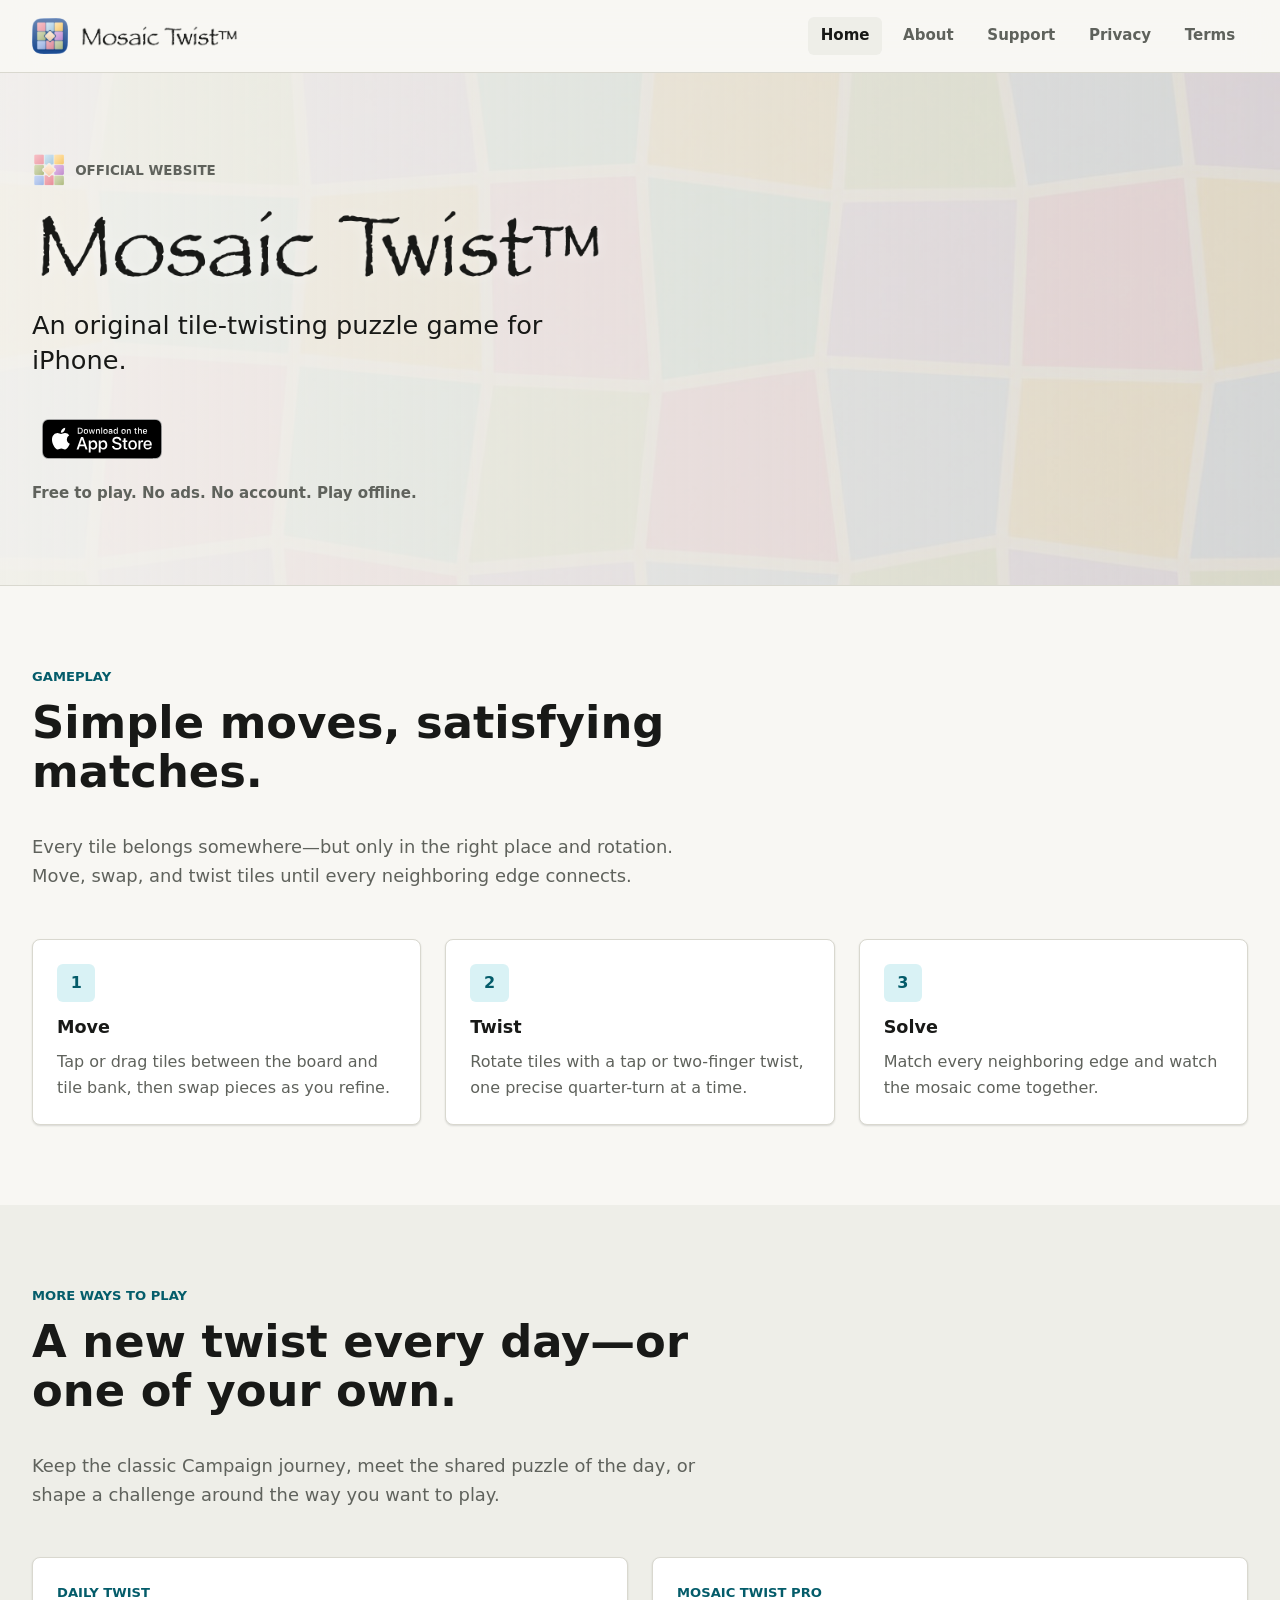
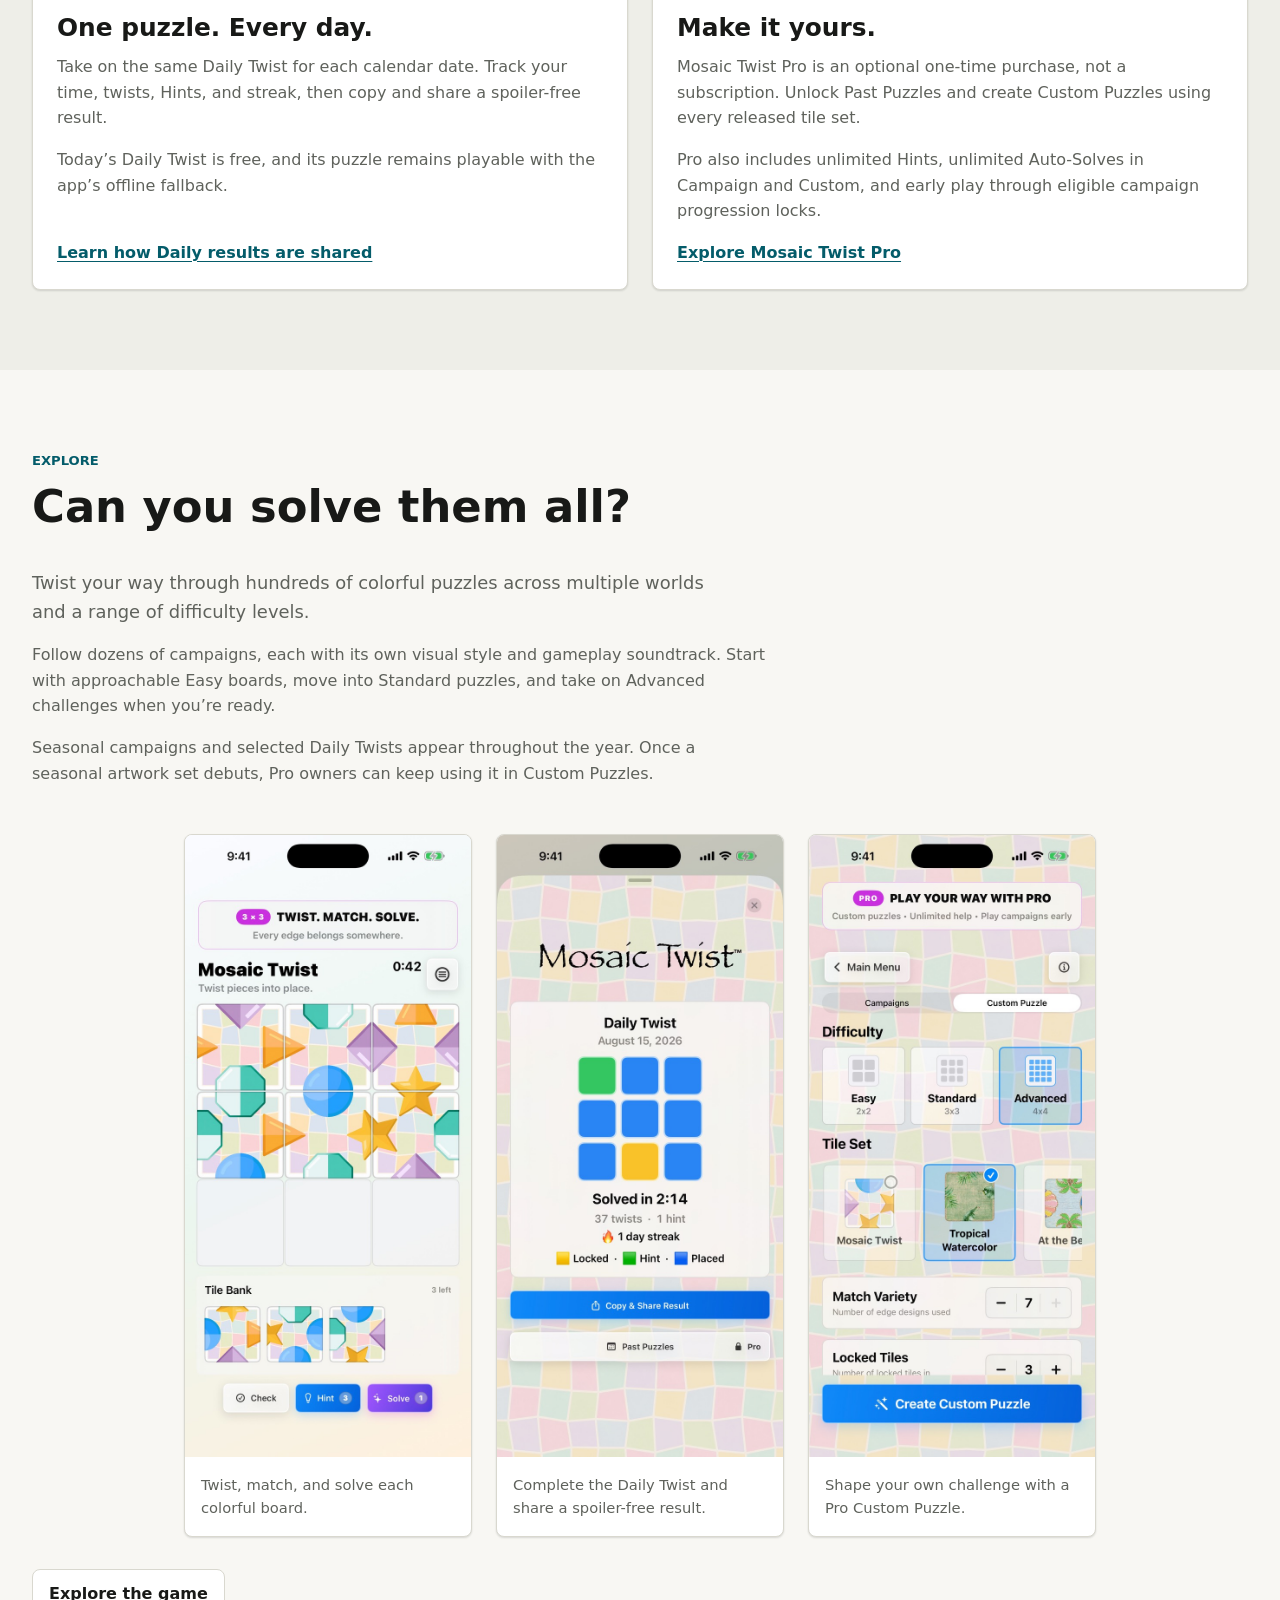
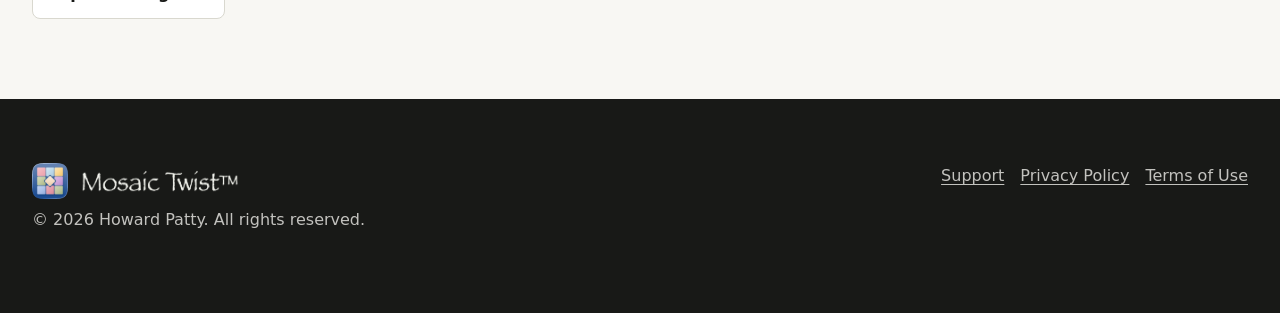
<file: index.html>
<!doctype html>
<html lang="en">
<head>
  <meta charset="utf-8">
  <meta name="viewport" content="width=device-width, initial-scale=1">
  <title>Mosaic Twist - Daily Tile-Twisting Puzzle Game for iPhone</title>
  <meta name="description" content="Twist through colorful campaigns and seasonal worlds, take on a shared Daily Twist, and create Custom Puzzles with the optional Mosaic Twist Pro upgrade.">
  <link rel="canonical" href="https://mosaictwist.com/">
  <meta property="og:type" content="website">
  <meta property="og:site_name" content="Mosaic Twist">
  <meta property="og:title" content="Mosaic Twist">
  <meta property="og:description" content="Colorful campaigns and seasonal worlds, one shared Daily Twist, and Custom Puzzles with Mosaic Twist Pro.">
  <meta property="og:url" content="https://mosaictwist.com/">
  <meta property="og:image" content="https://mosaictwist.com/assets/images/mosaic-twist-link-preview.png">
  <meta property="og:image:type" content="image/png">
  <meta property="og:image:width" content="1200">
  <meta property="og:image:height" content="630">
  <meta property="og:image:alt" content="Mosaic Twist — Twist Tiles. Match Edges.">
  <meta name="twitter:card" content="summary_large_image">
  <meta name="twitter:title" content="Mosaic Twist">
  <meta name="twitter:description" content="Colorful campaigns and seasonal worlds, one shared Daily Twist, and Custom Puzzles with Mosaic Twist Pro.">
  <meta name="twitter:image" content="https://mosaictwist.com/assets/images/mosaic-twist-link-preview.png">
  <meta name="twitter:image:alt" content="Mosaic Twist — Twist Tiles. Match Edges.">
  <meta name="theme-color" content="#f8f7f3" media="(prefers-color-scheme: light)">
  <meta name="theme-color" content="#101211" media="(prefers-color-scheme: dark)">
  <link rel="icon" href="/assets/icons/favicon-32.png" sizes="32x32" type="image/png">
  <link rel="icon" href="/assets/icons/favicon-16.png" sizes="16x16" type="image/png">
  <link rel="apple-touch-icon" href="/assets/icons/apple-touch-icon.png">
  <link rel="manifest" href="/site.webmanifest">
  <link rel="stylesheet" href="/css/variables.css">
  <link rel="stylesheet" href="/css/base.css">
  <link rel="stylesheet" href="/css/layout.css">
  <link rel="stylesheet" href="/css/components.css">
  <script type="application/ld+json">
  {
    "@context": "https://schema.org",
    "@type": "SoftwareApplication",
    "name": "Mosaic Twist",
    "applicationCategory": "GameApplication",
    "operatingSystem": "iOS",
    "softwareVersion": "2.0",
    "url": "https://mosaictwist.com/",
    "description": "An original tile-twisting puzzle game for iPhone with colorful campaigns and seasonal worlds, a shared Daily Twist, and optional Custom Puzzles.",
    "image": "https://mosaictwist.com/assets/images/mosaic-twist-link-preview.png",
    "downloadUrl": "https://apps.apple.com/us/app/mosaic-twist/id6787715051",
    "offers": {
      "@type": "Offer",
      "availability": "https://schema.org/InStock",
      "price": "0",
      "priceCurrency": "USD"
    }
  }
  </script>
</head>
<body>
  <a class="skip-link" href="#main">Skip to content</a>
  <div class="site-shell">
    <header class="site-header">
      <div class="container site-header__inner">
        <a class="brand" href="/" aria-label="Mosaic Twist home">
          <img class="brand__mark" src="/assets/icons/app-icon-192.png" width="36" height="36" alt="">
          <picture class="brand__wordmark-picture" aria-hidden="true">
            <source media="(prefers-color-scheme: dark)" srcset="/assets/brand/mosaic-twist-wordmark-light.png">
            <img class="brand__wordmark" src="/assets/brand/mosaic-twist-wordmark.png" width="1426" height="198" alt="">
          </picture>
        </a>
        <button class="nav-toggle" type="button" aria-expanded="false" aria-controls="site-nav" aria-label="Toggle navigation" data-nav-toggle>
          <span class="nav-toggle__icon" aria-hidden="true"></span>
        </button>
        <nav class="site-nav" id="site-nav" aria-label="Primary" data-site-nav>
          <a href="/" aria-current="page">Home</a>
          <a href="/about/">About</a>
          <a href="/support/">Support</a>
          <a href="/privacy/">Privacy</a>
          <a href="/terms/">Terms</a>
        </nav>
      </div>
    </header>

    <main id="main">
      <section class="hero" aria-labelledby="hero-title">
        <div class="container hero__inner">
          <div class="hero__copy">
            <p class="hero__eyebrow"><img src="/assets/images/mosaic-twist-logo.png" width="44" height="44" alt="">Official website</p>
            <h1 class="hero__title" id="hero-title">
              <picture>
                <source media="(prefers-color-scheme: dark)" srcset="/assets/brand/mosaic-twist-wordmark-light.png">
                <img class="hero__wordmark" src="/assets/brand/mosaic-twist-wordmark.png" width="1426" height="198" alt="Mosaic Twist™">
              </picture>
            </h1>
            <p class="hero__lead">An original tile-twisting puzzle game for iPhone.</p>
            <div class="hero__actions">
              <a class="app-store-badge" href="https://apps.apple.com/us/app/mosaic-twist/id6787715051" aria-label="Download Mosaic Twist on the App Store">
                <img src="/assets/brand/download-on-the-app-store.svg" width="120" height="40" alt="Download on the App Store">
              </a>
            </div>
            <p class="hero__proof">Free to play. No ads. No account. Play offline.</p>
          </div>
        </div>
      </section>

      <section class="section" aria-labelledby="play-title">
        <div class="container">
          <div class="section__header">
            <p class="section__eyebrow">Gameplay</p>
            <h2 id="play-title">Simple moves, satisfying matches.</h2>
            <p class="section__lead">Every tile belongs somewhere—but only in the right place and rotation. Move, swap, and twist tiles until every neighboring edge connects.</p>
          </div>
          <div class="grid grid--3">
            <article class="card">
              <span class="icon-token" aria-hidden="true">1</span>
              <h3>Move</h3>
              <p>Tap or drag tiles between the board and tile bank, then swap pieces as you refine.</p>
            </article>
            <article class="card">
              <span class="icon-token" aria-hidden="true">2</span>
              <h3>Twist</h3>
              <p>Rotate tiles with a tap or two-finger twist, one precise quarter-turn at a time.</p>
            </article>
            <article class="card">
              <span class="icon-token" aria-hidden="true">3</span>
              <h3>Solve</h3>
              <p>Match every neighboring edge and watch the mosaic come together.</p>
            </article>
          </div>
        </div>
      </section>

      <section class="section section--muted" aria-labelledby="ways-title">
        <div class="container">
          <div class="section__header">
            <p class="section__eyebrow">More ways to play</p>
            <h2 id="ways-title">A new twist every day—or one of your own.</h2>
            <p class="section__lead">Keep the classic Campaign journey, meet the shared puzzle of the day, or shape a challenge around the way you want to play.</p>
          </div>
          <div class="grid grid--2">
            <article class="card card--feature">
              <p class="section__eyebrow">Daily Twist</p>
              <h3>One puzzle. Every day.</h3>
              <p>Take on the same Daily Twist for each calendar date. Track your time, twists, Hints, and streak, then copy and share a spoiler-free result.</p>
              <p>Today’s Daily Twist is free, and its puzzle remains playable with the app’s offline fallback.</p>
              <a href="/support/#copy-share">Learn how Daily results are shared</a>
            </article>
            <article class="card card--feature">
              <p class="section__eyebrow">Mosaic Twist Pro</p>
              <h3>Make it yours.</h3>
              <p>Mosaic Twist Pro is an optional one-time purchase, not a subscription. Unlock Past Puzzles and create Custom Puzzles using every released tile set.</p>
              <p>Pro also includes unlimited Hints, unlimited Auto-Solves in Campaign and Custom, and early play through eligible campaign progression locks.</p>
              <a href="/about/#pro">Explore Mosaic Twist Pro</a>
            </article>
          </div>
        </div>
      </section>

      <section class="section" aria-labelledby="explore-title">
        <div class="container">
          <div class="section__header">
            <p class="section__eyebrow">Explore</p>
            <h2 id="explore-title">Can you solve them all?</h2>
            <p class="section__lead">Twist your way through hundreds of colorful puzzles across multiple worlds and a range of difficulty levels.</p>
            <p>Follow dozens of campaigns, each with its own visual style and gameplay soundtrack. Start with approachable Easy boards, move into Standard puzzles, and take on Advanced challenges when you’re ready.</p>
            <p>Seasonal campaigns and selected Daily Twists appear throughout the year. Once a seasonal artwork set debuts, Pro owners can keep using it in Custom Puzzles.</p>
          </div>
          <div class="screenshot-gallery">
            <figure class="screenshot-frame screenshot-frame--gameplay">
              <img src="/assets/screenshots/twist-match-solve.jpg" width="660" height="1434" loading="lazy" alt="A three-by-three Mosaic Twist puzzle with colorful shape tiles, three open board spaces, and Check, Hint, and Solve controls.">
              <figcaption>Twist, match, and solve each colorful board.</figcaption>
            </figure>
            <figure class="screenshot-frame screenshot-frame--gameplay">
              <img src="/assets/screenshots/daily-twist-result.jpg" width="660" height="1434" loading="lazy" alt="A completed Daily Twist result showing a spoiler-free color grid, solve time, twist and Hint counts, streak, Copy and Share Result, and Past Puzzles.">
              <figcaption>Complete the Daily Twist and share a spoiler-free result.</figcaption>
            </figure>
            <figure class="screenshot-frame screenshot-frame--gameplay">
              <img src="/assets/screenshots/pro-custom.jpg" width="660" height="1434" loading="lazy" alt="The Mosaic Twist Pro Custom Puzzle screen with difficulty, tile set, match variety, and locked-tile controls.">
              <figcaption>Shape your own challenge with a Pro Custom Puzzle.</figcaption>
            </figure>
          </div>
          <div class="button-row">
            <a class="button button--secondary" href="/about/">Explore the game</a>
          </div>
        </div>
      </section>
    </main>

    <footer class="site-footer">
      <div class="container site-footer__inner">
        <div>
          <a class="brand" href="/" aria-label="Mosaic Twist home">
            <img class="brand__mark" src="/assets/icons/app-icon-192.png" width="36" height="36" alt="">
            <img class="brand__wordmark brand__wordmark--light" src="/assets/brand/mosaic-twist-wordmark-light.png" width="1426" height="198" alt="Mosaic Twist™">
          </a>
          <p>&copy; <span data-current-year>2026</span> Howard Patty. All rights reserved.</p>
        </div>
        <nav class="site-footer__links" aria-label="Footer">
          <a href="/support/">Support</a>
          <a href="/privacy/">Privacy Policy</a>
          <a href="/terms/">Terms of Use</a>
        </nav>
      </div>
    </footer>
  </div>
  <script src="/js/site.js" defer></script>
  <!-- Cloudflare Web Analytics --><script type="module" src="https://static.cloudflareinsights.com/beacon.min.js" data-cf-beacon='{"token":"9354cd1b386b477caddaf74344cf8df6"}'></script><!-- End Cloudflare Web Analytics -->
</body>
</html>
</file>
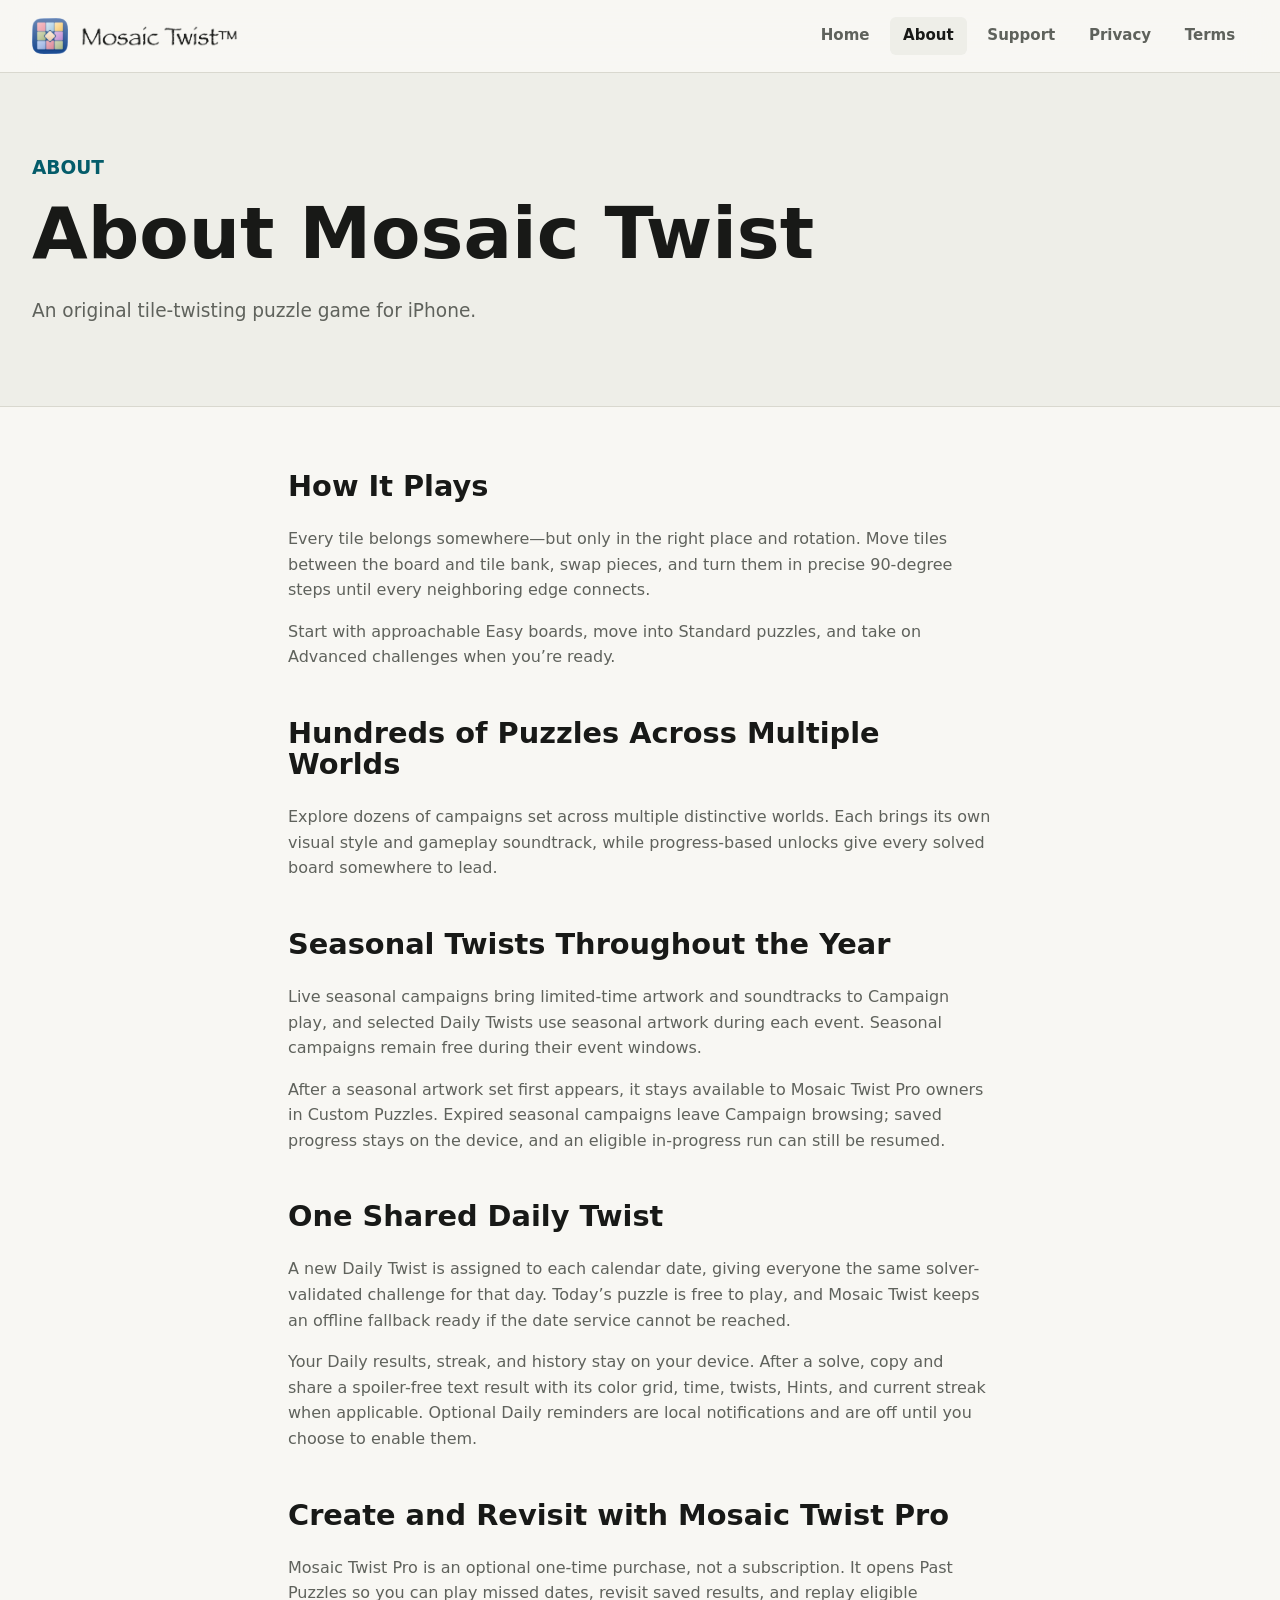
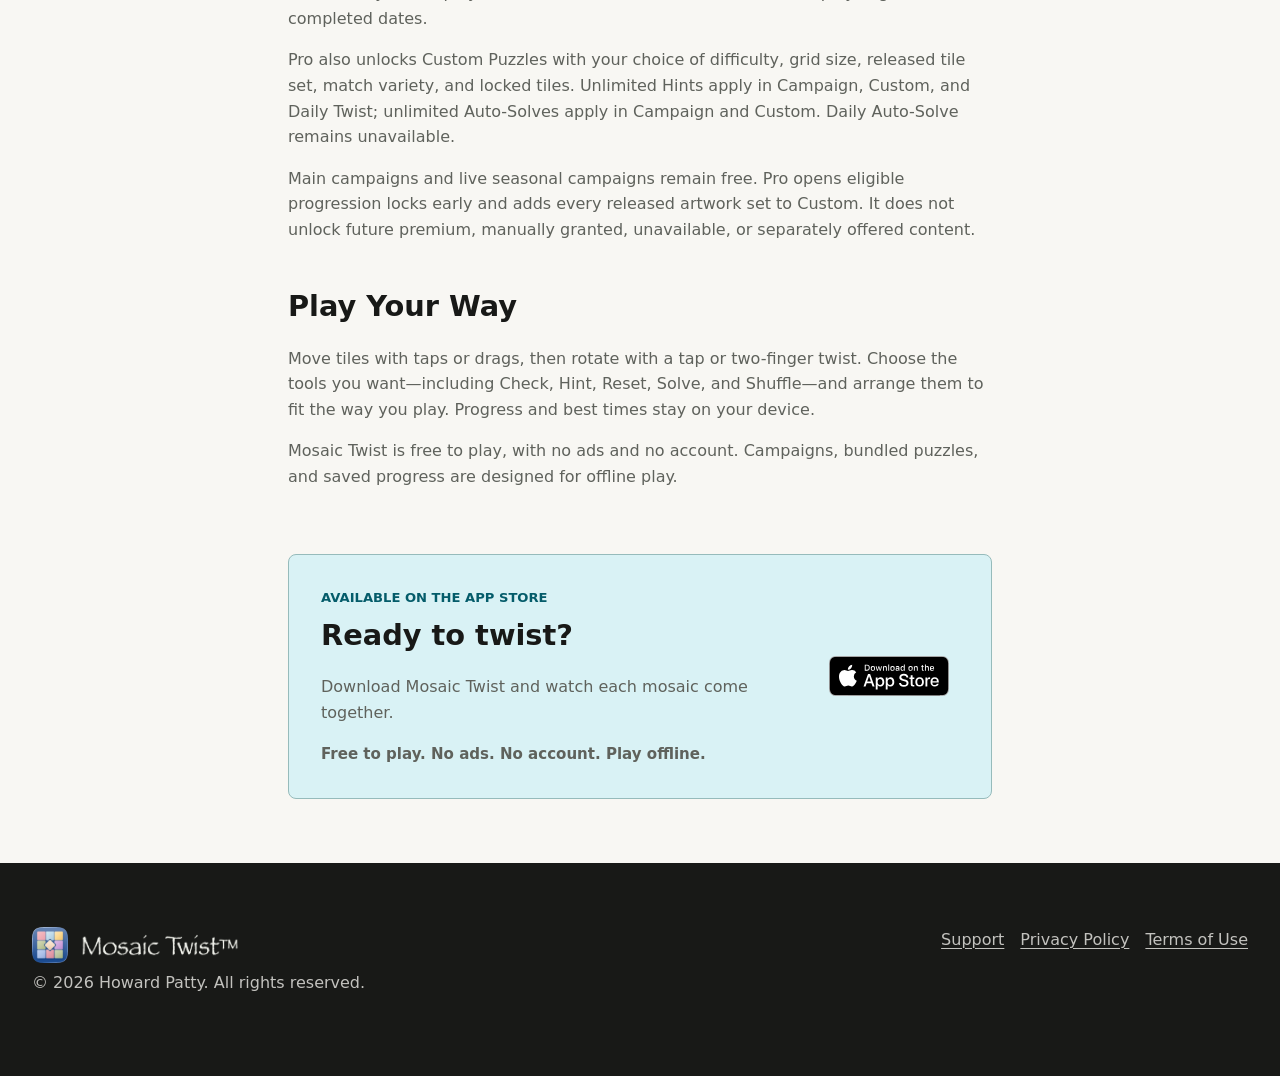
<file: about/index.html>
<!doctype html>
<html lang="en">
<head>
  <meta charset="utf-8">
  <meta name="viewport" content="width=device-width, initial-scale=1">
  <title>About Mosaic Twist - Daily, Campaign, and Custom Puzzles</title>
  <meta name="description" content="Discover Mosaic Twist Campaigns and seasonal worlds, the shared Daily Twist, and the optional one-time Mosaic Twist Pro upgrade with Custom Puzzles and Past Puzzles.">
  <link rel="canonical" href="https://mosaictwist.com/about/">
  <meta property="og:type" content="website">
  <meta property="og:site_name" content="Mosaic Twist">
  <meta property="og:title" content="About Mosaic Twist">
  <meta property="og:description" content="Campaigns and seasonal worlds, a shared Daily Twist, and Custom Puzzles in an original tile-twisting game for iPhone.">
  <meta property="og:url" content="https://mosaictwist.com/about/">
  <meta property="og:image" content="https://mosaictwist.com/assets/images/mosaic-twist-link-preview.png">
  <meta property="og:image:type" content="image/png">
  <meta property="og:image:width" content="1200">
  <meta property="og:image:height" content="630">
  <meta property="og:image:alt" content="Mosaic Twist — Twist Tiles. Match Edges.">
  <meta name="twitter:card" content="summary_large_image">
  <meta name="twitter:title" content="About Mosaic Twist">
  <meta name="twitter:description" content="Campaigns and seasonal worlds, a shared Daily Twist, and Custom Puzzles in an original tile-twisting game for iPhone.">
  <meta name="twitter:image" content="https://mosaictwist.com/assets/images/mosaic-twist-link-preview.png">
  <meta name="twitter:image:alt" content="Mosaic Twist — Twist Tiles. Match Edges.">
  <meta name="theme-color" content="#f8f7f3" media="(prefers-color-scheme: light)">
  <meta name="theme-color" content="#101211" media="(prefers-color-scheme: dark)">
  <link rel="icon" href="/assets/icons/favicon-32.png" sizes="32x32" type="image/png">
  <link rel="icon" href="/assets/icons/favicon-16.png" sizes="16x16" type="image/png">
  <link rel="apple-touch-icon" href="/assets/icons/apple-touch-icon.png">
  <link rel="manifest" href="/site.webmanifest">
  <link rel="stylesheet" href="/css/variables.css">
  <link rel="stylesheet" href="/css/base.css">
  <link rel="stylesheet" href="/css/layout.css">
  <link rel="stylesheet" href="/css/components.css">
  <script type="application/ld+json">
  {
    "@context": "https://schema.org",
    "@type": "AboutPage",
    "name": "About Mosaic Twist",
    "url": "https://mosaictwist.com/about/",
    "isPartOf": {
      "@type": "WebSite",
      "name": "Mosaic Twist",
      "url": "https://mosaictwist.com/"
    }
  }
  </script>
</head>
<body>
  <a class="skip-link" href="#main">Skip to content</a>
  <div class="site-shell">
    <header class="site-header">
      <div class="container site-header__inner">
        <a class="brand" href="/" aria-label="Mosaic Twist home">
          <img class="brand__mark" src="/assets/icons/app-icon-192.png" width="36" height="36" alt="">
          <picture class="brand__wordmark-picture" aria-hidden="true">
            <source media="(prefers-color-scheme: dark)" srcset="/assets/brand/mosaic-twist-wordmark-light.png">
            <img class="brand__wordmark" src="/assets/brand/mosaic-twist-wordmark.png" width="1426" height="198" alt="">
          </picture>
        </a>
        <button class="nav-toggle" type="button" aria-expanded="false" aria-controls="site-nav" aria-label="Toggle navigation" data-nav-toggle>
          <span class="nav-toggle__icon" aria-hidden="true"></span>
        </button>
        <nav class="site-nav" id="site-nav" aria-label="Primary" data-site-nav>
          <a href="/">Home</a>
          <a href="/about/" aria-current="page">About</a>
          <a href="/support/">Support</a>
          <a href="/privacy/">Privacy</a>
          <a href="/terms/">Terms</a>
        </nav>
      </div>
    </header>

    <main id="main">
      <section class="page-hero">
        <div class="container">
          <p class="section__eyebrow">About</p>
          <h1>About Mosaic Twist</h1>
          <p>An original tile-twisting puzzle game for iPhone.</p>
        </div>
      </section>

      <section class="content-flow">
        <div class="container container--narrow">
          <h2>How It Plays</h2>
          <p>Every tile belongs somewhere—but only in the right place and rotation. Move tiles between the board and tile bank, swap pieces, and turn them in precise 90-degree steps until every neighboring edge connects.</p>
          <p>Start with approachable Easy boards, move into Standard puzzles, and take on Advanced challenges when you’re ready.</p>

          <h2>Hundreds of Puzzles Across Multiple Worlds</h2>
          <p>Explore dozens of campaigns set across multiple distinctive worlds. Each brings its own visual style and gameplay soundtrack, while progress-based unlocks give every solved board somewhere to lead.</p>

          <h2 id="seasonal">Seasonal Twists Throughout the Year</h2>
          <p>Live seasonal campaigns bring limited-time artwork and soundtracks to Campaign play, and selected Daily Twists use seasonal artwork during each event. Seasonal campaigns remain free during their event windows.</p>
          <p>After a seasonal artwork set first appears, it stays available to Mosaic Twist Pro owners in Custom Puzzles. Expired seasonal campaigns leave Campaign browsing; saved progress stays on the device, and an eligible in-progress run can still be resumed.</p>

          <h2>One Shared Daily Twist</h2>
          <p>A new Daily Twist is assigned to each calendar date, giving everyone the same solver-validated challenge for that day. Today’s puzzle is free to play, and Mosaic Twist keeps an offline fallback ready if the date service cannot be reached.</p>
          <p>Your Daily results, streak, and history stay on your device. After a solve, copy and share a spoiler-free text result with its color grid, time, twists, Hints, and current streak when applicable. Optional Daily reminders are local notifications and are off until you choose to enable them.</p>

          <h2 id="pro">Create and Revisit with Mosaic Twist Pro</h2>
          <p>Mosaic Twist Pro is an optional one-time purchase, not a subscription. It opens Past Puzzles so you can play missed dates, revisit saved results, and replay eligible completed dates.</p>
          <p>Pro also unlocks Custom Puzzles with your choice of difficulty, grid size, released tile set, match variety, and locked tiles. Unlimited Hints apply in Campaign, Custom, and Daily Twist; unlimited Auto-Solves apply in Campaign and Custom. Daily Auto-Solve remains unavailable.</p>
          <p>Main campaigns and live seasonal campaigns remain free. Pro opens eligible progression locks early and adds every released artwork set to Custom. It does not unlock future premium, manually granted, unavailable, or separately offered content.</p>

          <h2>Play Your Way</h2>
          <p>Move tiles with taps or drags, then rotate with a tap or two-finger twist. Choose the tools you want—including Check, Hint, Reset, Solve, and Shuffle—and arrange them to fit the way you play. Progress and best times stay on your device.</p>
          <p>Mosaic Twist is free to play, with no ads and no account. Campaigns, bundled puzzles, and saved progress are designed for offline play.</p>

          <aside class="download-callout" aria-labelledby="download-title">
            <div>
              <p class="section__eyebrow">Available on the App Store</p>
              <h2 id="download-title">Ready to twist?</h2>
              <p>Download Mosaic Twist and watch each mosaic come together.</p>
              <p class="download-callout__note">Free to play. No ads. No account. Play offline.</p>
            </div>
            <a class="app-store-badge" href="https://apps.apple.com/us/app/mosaic-twist/id6787715051" aria-label="Download Mosaic Twist on the App Store">
              <img src="/assets/brand/download-on-the-app-store.svg" width="120" height="40" alt="Download on the App Store">
            </a>
          </aside>
        </div>
      </section>
    </main>

    <footer class="site-footer">
      <div class="container site-footer__inner">
        <div>
          <a class="brand" href="/" aria-label="Mosaic Twist home">
            <img class="brand__mark" src="/assets/icons/app-icon-192.png" width="36" height="36" alt="">
            <img class="brand__wordmark brand__wordmark--light" src="/assets/brand/mosaic-twist-wordmark-light.png" width="1426" height="198" alt="Mosaic Twist™">
          </a>
          <p>&copy; <span data-current-year>2026</span> Howard Patty. All rights reserved.</p>
        </div>
        <nav class="site-footer__links" aria-label="Footer">
          <a href="/support/">Support</a>
          <a href="/privacy/">Privacy Policy</a>
          <a href="/terms/">Terms of Use</a>
        </nav>
      </div>
    </footer>
  </div>
  <script src="/js/site.js" defer></script>
  <!-- Cloudflare Web Analytics --><script type="module" src="https://static.cloudflareinsights.com/beacon.min.js" data-cf-beacon='{"token":"9354cd1b386b477caddaf74344cf8df6"}'></script><!-- End Cloudflare Web Analytics -->
</body>
</html>
</file>
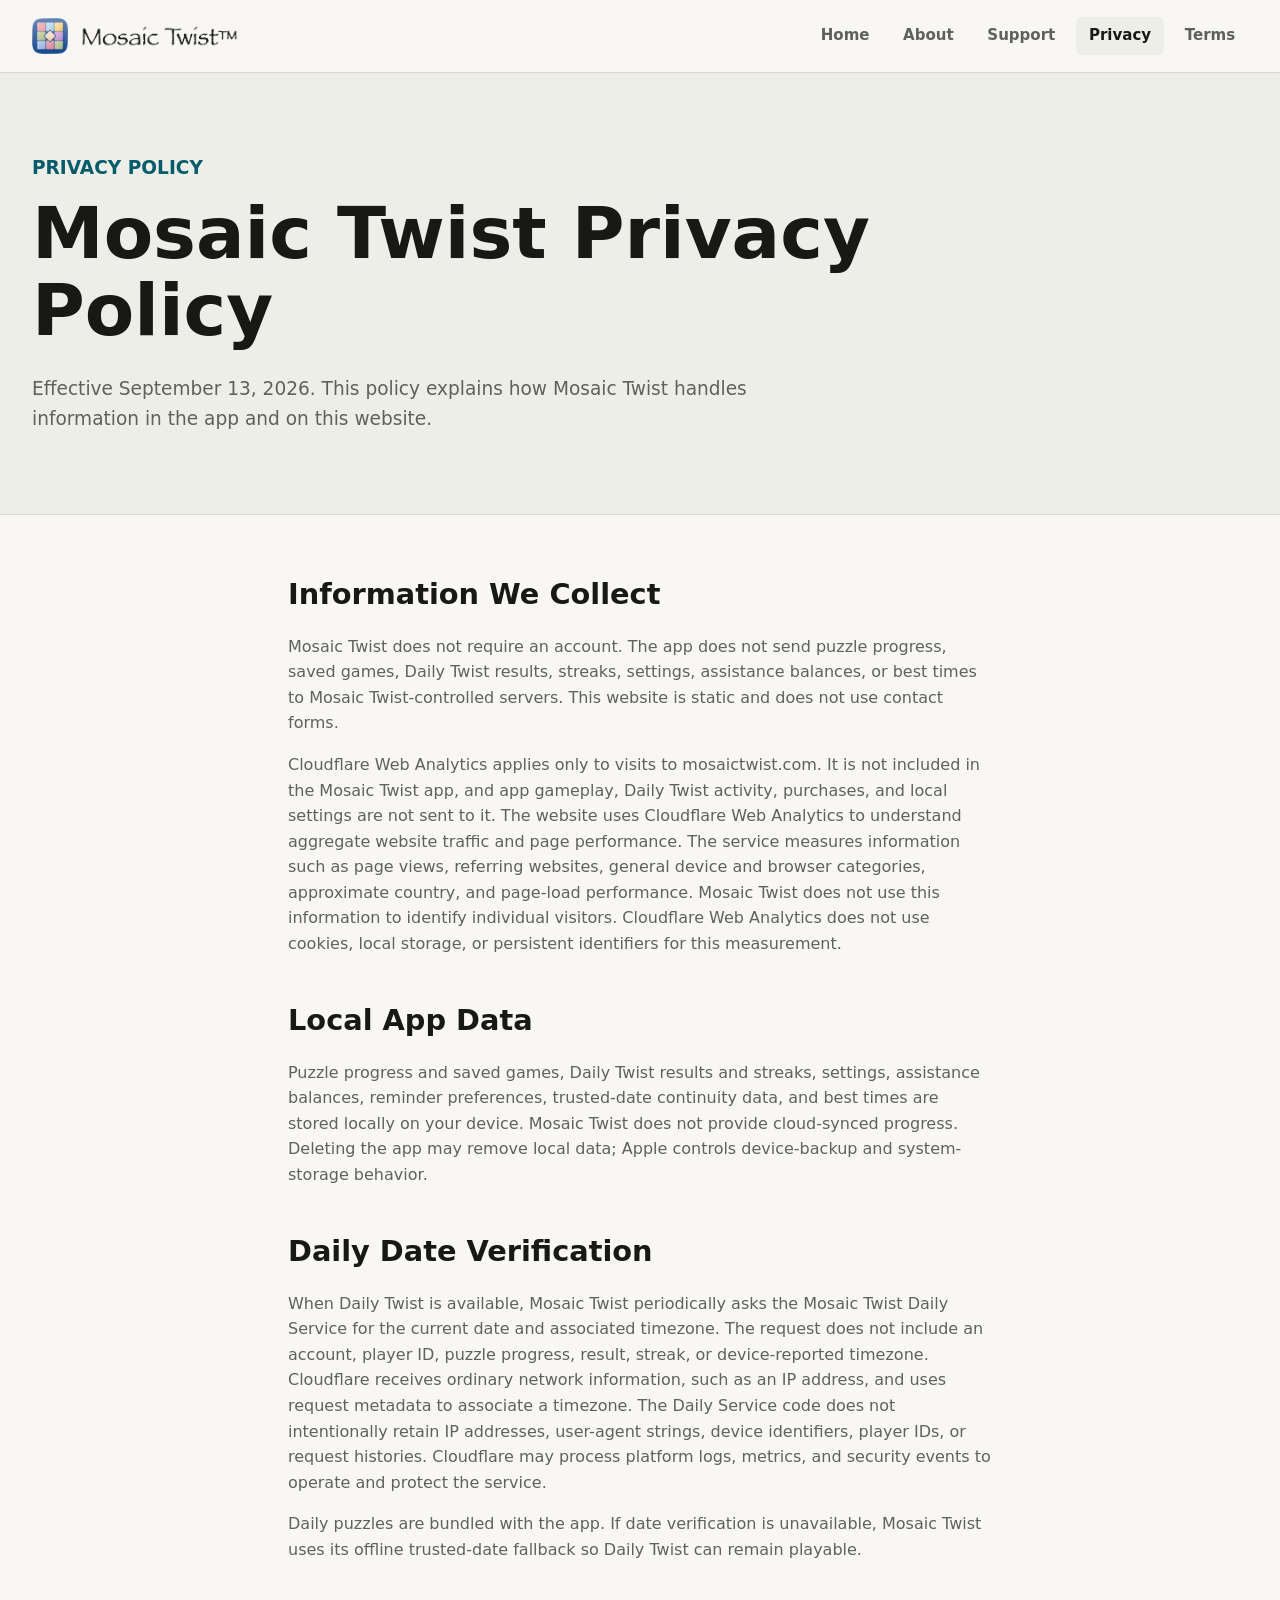
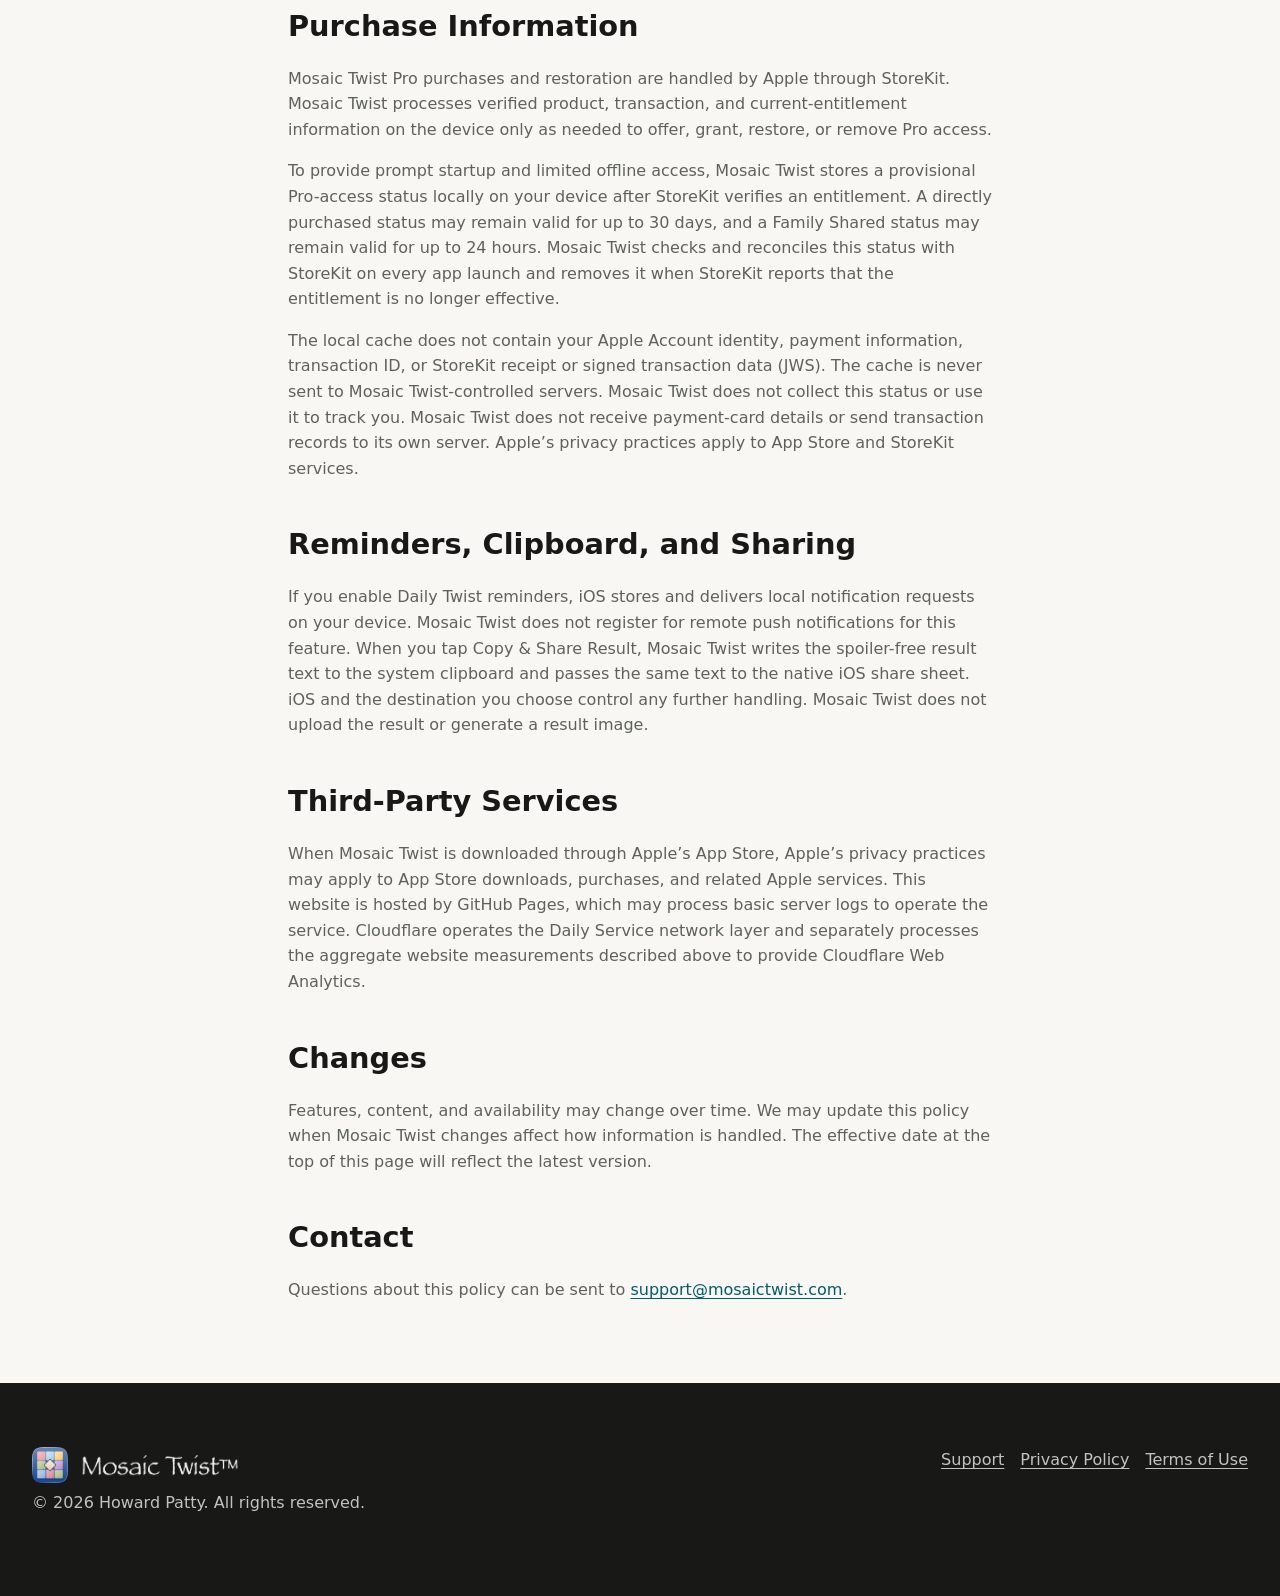
<file: privacy/index.html>
<!doctype html>
<html lang="en">
<head>
  <meta charset="utf-8">
  <meta name="viewport" content="width=device-width, initial-scale=1">
  <title>Mosaic Twist Privacy Policy</title>
  <meta name="description" content="Learn how Mosaic Twist handles information in the app and on this website.">
  <link rel="canonical" href="https://mosaictwist.com/privacy/">
  <meta property="og:type" content="website">
  <meta property="og:site_name" content="Mosaic Twist">
  <meta property="og:title" content="Mosaic Twist Privacy Policy">
  <meta property="og:description" content="Learn how Mosaic Twist handles information in the app and on this website.">
  <meta property="og:url" content="https://mosaictwist.com/privacy/">
  <meta property="og:image" content="https://mosaictwist.com/assets/images/mosaic-twist-link-preview.png">
  <meta property="og:image:type" content="image/png">
  <meta property="og:image:width" content="1200">
  <meta property="og:image:height" content="630">
  <meta property="og:image:alt" content="Mosaic Twist — Twist Tiles. Match Edges.">
  <meta name="twitter:card" content="summary_large_image">
  <meta name="twitter:title" content="Mosaic Twist Privacy Policy">
  <meta name="twitter:description" content="Learn how Mosaic Twist handles information in the app and on this website.">
  <meta name="twitter:image" content="https://mosaictwist.com/assets/images/mosaic-twist-link-preview.png">
  <meta name="twitter:image:alt" content="Mosaic Twist — Twist Tiles. Match Edges.">
  <meta name="theme-color" content="#f8f7f3" media="(prefers-color-scheme: light)">
  <meta name="theme-color" content="#101211" media="(prefers-color-scheme: dark)">
  <link rel="icon" href="/assets/icons/favicon-32.png" sizes="32x32" type="image/png">
  <link rel="icon" href="/assets/icons/favicon-16.png" sizes="16x16" type="image/png">
  <link rel="apple-touch-icon" href="/assets/icons/apple-touch-icon.png">
  <link rel="manifest" href="/site.webmanifest">
  <link rel="stylesheet" href="/css/variables.css">
  <link rel="stylesheet" href="/css/base.css">
  <link rel="stylesheet" href="/css/layout.css">
  <link rel="stylesheet" href="/css/components.css">
  <script type="application/ld+json">
  {
    "@context": "https://schema.org",
    "@type": "WebPage",
    "name": "Mosaic Twist Privacy Policy",
    "url": "https://mosaictwist.com/privacy/",
    "dateModified": "2026-09-13",
    "isPartOf": {
      "@type": "WebSite",
      "name": "Mosaic Twist",
      "url": "https://mosaictwist.com/"
    }
  }
  </script>
</head>
<body>
  <a class="skip-link" href="#main">Skip to content</a>
  <div class="site-shell">
    <header class="site-header">
      <div class="container site-header__inner">
        <a class="brand" href="/" aria-label="Mosaic Twist home">
          <img class="brand__mark" src="/assets/icons/app-icon-192.png" width="36" height="36" alt="">
          <picture class="brand__wordmark-picture" aria-hidden="true">
            <source media="(prefers-color-scheme: dark)" srcset="/assets/brand/mosaic-twist-wordmark-light.png">
            <img class="brand__wordmark" src="/assets/brand/mosaic-twist-wordmark.png" width="1426" height="198" alt="">
          </picture>
        </a>
        <button class="nav-toggle" type="button" aria-expanded="false" aria-controls="site-nav" aria-label="Toggle navigation" data-nav-toggle>
          <span class="nav-toggle__icon" aria-hidden="true"></span>
        </button>
        <nav class="site-nav" id="site-nav" aria-label="Primary" data-site-nav>
          <a href="/">Home</a>
          <a href="/about/">About</a>
          <a href="/support/">Support</a>
          <a href="/privacy/" aria-current="page">Privacy</a>
          <a href="/terms/">Terms</a>
        </nav>
      </div>
    </header>

    <main id="main">
      <section class="page-hero">
        <div class="container">
          <p class="section__eyebrow">Privacy Policy</p>
          <h1>Mosaic Twist Privacy Policy</h1>
          <p>Effective September 13, 2026. This policy explains how Mosaic Twist handles information in the app and on this website.</p>
        </div>
      </section>

      <section class="content-flow">
        <div class="container container--narrow">
          <h2>Information We Collect</h2>
          <p>Mosaic Twist does not require an account. The app does not send puzzle progress, saved games, Daily Twist results, streaks, settings, assistance balances, or best times to Mosaic Twist-controlled servers. This website is static and does not use contact forms.</p>
          <p>Cloudflare Web Analytics applies only to visits to mosaictwist.com. It is not included in the Mosaic Twist app, and app gameplay, Daily Twist activity, purchases, and local settings are not sent to it. The website uses Cloudflare Web Analytics to understand aggregate website traffic and page performance. The service measures information such as page views, referring websites, general device and browser categories, approximate country, and page-load performance. Mosaic Twist does not use this information to identify individual visitors. Cloudflare Web Analytics does not use cookies, local storage, or persistent identifiers for this measurement.</p>

          <h2>Local App Data</h2>
          <p>Puzzle progress and saved games, Daily Twist results and streaks, settings, assistance balances, reminder preferences, trusted-date continuity data, and best times are stored locally on your device. Mosaic Twist does not provide cloud-synced progress. Deleting the app may remove local data; Apple controls device-backup and system-storage behavior.</p>

          <h2>Daily Date Verification</h2>
          <p>When Daily Twist is available, Mosaic Twist periodically asks the Mosaic Twist Daily Service for the current date and associated timezone. The request does not include an account, player ID, puzzle progress, result, streak, or device-reported timezone. Cloudflare receives ordinary network information, such as an IP address, and uses request metadata to associate a timezone. The Daily Service code does not intentionally retain IP addresses, user-agent strings, device identifiers, player IDs, or request histories. Cloudflare may process platform logs, metrics, and security events to operate and protect the service.</p>
          <p>Daily puzzles are bundled with the app. If date verification is unavailable, Mosaic Twist uses its offline trusted-date fallback so Daily Twist can remain playable.</p>

          <h2>Purchase Information</h2>
          <p>Mosaic Twist Pro purchases and restoration are handled by Apple through StoreKit. Mosaic Twist processes verified product, transaction, and current-entitlement information on the device only as needed to offer, grant, restore, or remove Pro access.</p>
          <p>To provide prompt startup and limited offline access, Mosaic Twist stores a provisional Pro-access status locally on your device after StoreKit verifies an entitlement. A directly purchased status may remain valid for up to 30 days, and a Family Shared status may remain valid for up to 24 hours. Mosaic Twist checks and reconciles this status with StoreKit on every app launch and removes it when StoreKit reports that the entitlement is no longer effective.</p>
          <p>The local cache does not contain your Apple Account identity, payment information, transaction ID, or StoreKit receipt or signed transaction data (JWS). The cache is never sent to Mosaic Twist-controlled servers. Mosaic Twist does not collect this status or use it to track you. Mosaic Twist does not receive payment-card details or send transaction records to its own server. Apple’s privacy practices apply to App Store and StoreKit services.</p>

          <h2>Reminders, Clipboard, and Sharing</h2>
          <p>If you enable Daily Twist reminders, iOS stores and delivers local notification requests on your device. Mosaic Twist does not register for remote push notifications for this feature. When you tap Copy &amp; Share Result, Mosaic Twist writes the spoiler-free result text to the system clipboard and passes the same text to the native iOS share sheet. iOS and the destination you choose control any further handling. Mosaic Twist does not upload the result or generate a result image.</p>

          <h2>Third-Party Services</h2>
          <p>When Mosaic Twist is downloaded through Apple’s App Store, Apple’s privacy practices may apply to App Store downloads, purchases, and related Apple services. This website is hosted by GitHub Pages, which may process basic server logs to operate the service. Cloudflare operates the Daily Service network layer and separately processes the aggregate website measurements described above to provide Cloudflare Web Analytics.</p>

          <h2>Changes</h2>
          <p>Features, content, and availability may change over time. We may update this policy when Mosaic Twist changes affect how information is handled. The effective date at the top of this page will reflect the latest version.</p>

          <h2>Contact</h2>
          <p>Questions about this policy can be sent to <a href="mailto:support@mosaictwist.com">support@mosaictwist.com</a>.</p>
        </div>
      </section>
    </main>

    <footer class="site-footer">
      <div class="container site-footer__inner">
        <div>
          <a class="brand" href="/" aria-label="Mosaic Twist home">
            <img class="brand__mark" src="/assets/icons/app-icon-192.png" width="36" height="36" alt="">
            <img class="brand__wordmark brand__wordmark--light" src="/assets/brand/mosaic-twist-wordmark-light.png" width="1426" height="198" alt="Mosaic Twist™">
          </a>
          <p>&copy; <span data-current-year>2026</span> Howard Patty. All rights reserved.</p>
        </div>
        <nav class="site-footer__links" aria-label="Footer">
          <a href="/support/">Support</a>
          <a href="/privacy/">Privacy Policy</a>
          <a href="/terms/">Terms of Use</a>
        </nav>
      </div>
    </footer>
  </div>
  <script src="/js/site.js" defer></script>
  <!-- Cloudflare Web Analytics --><script type="module" src="https://static.cloudflareinsights.com/beacon.min.js" data-cf-beacon='{"token":"9354cd1b386b477caddaf74344cf8df6"}'></script><!-- End Cloudflare Web Analytics -->
</body>
</html>
</file>
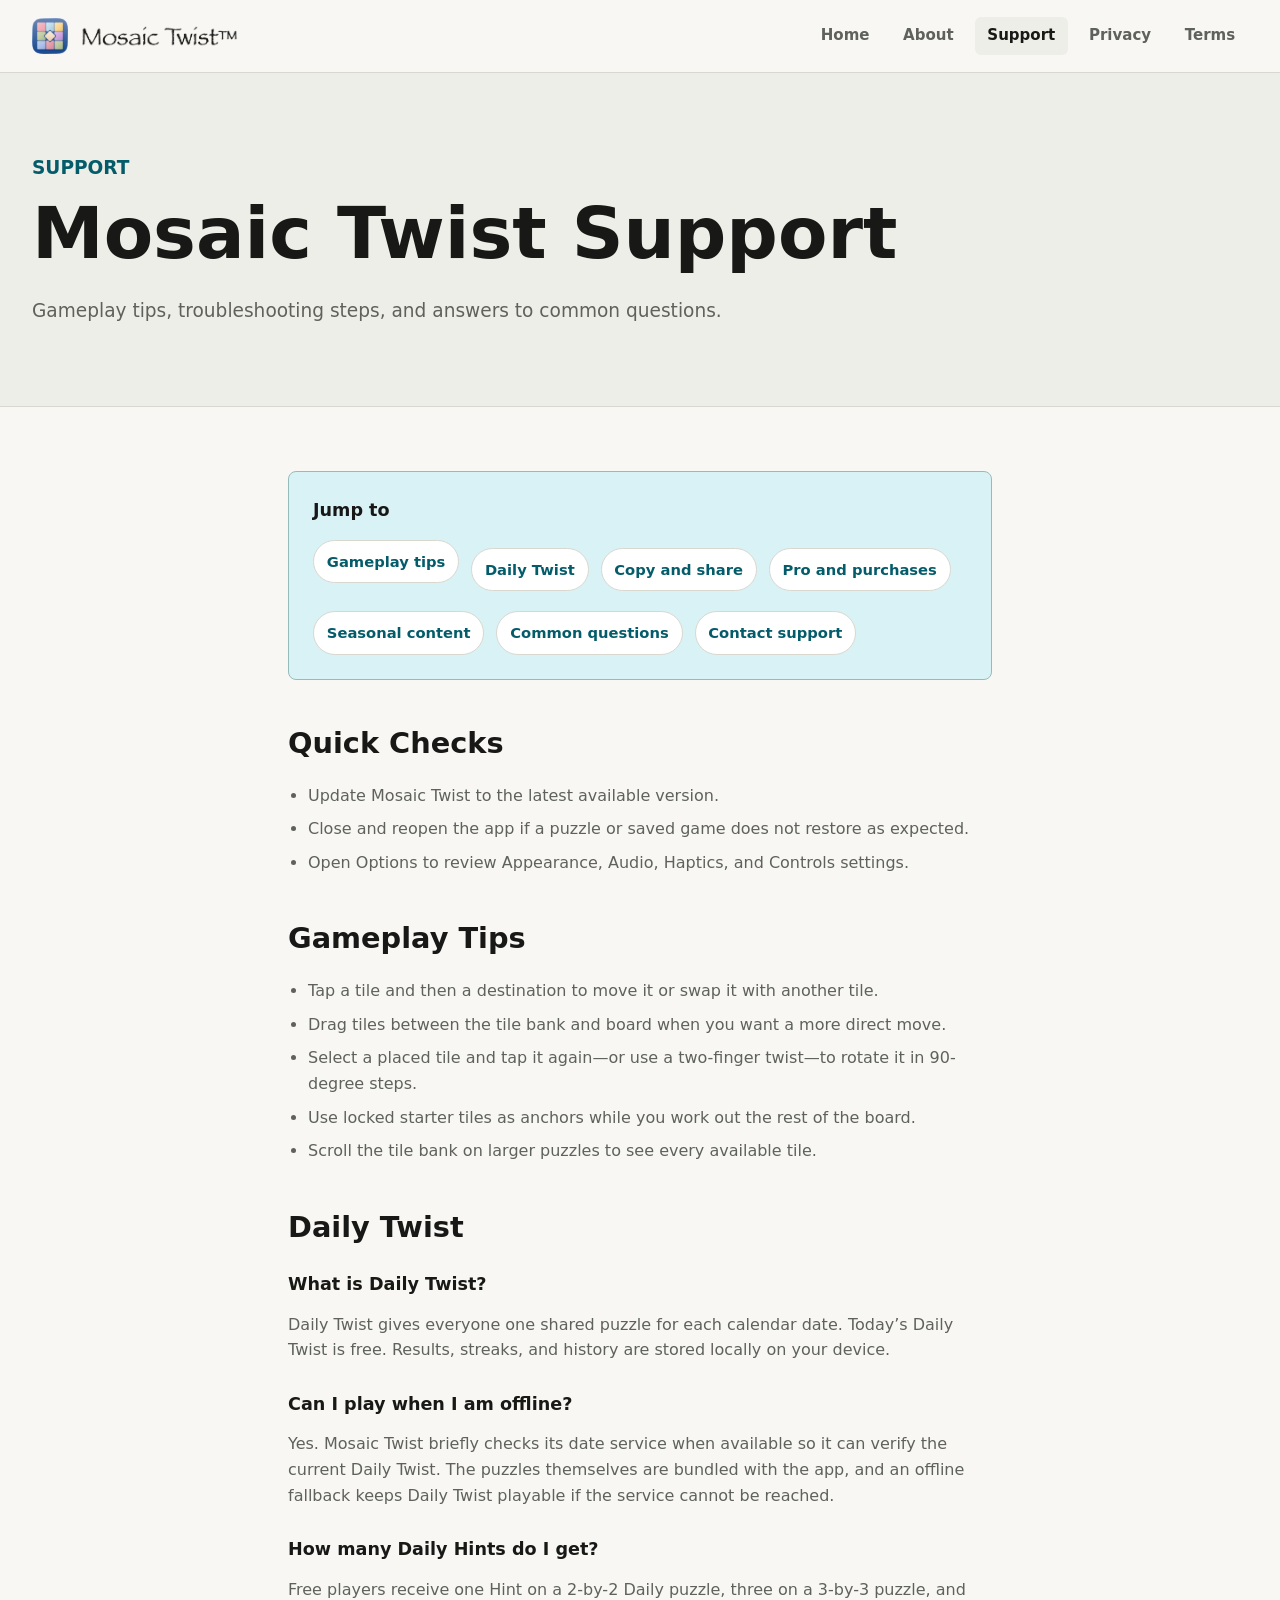
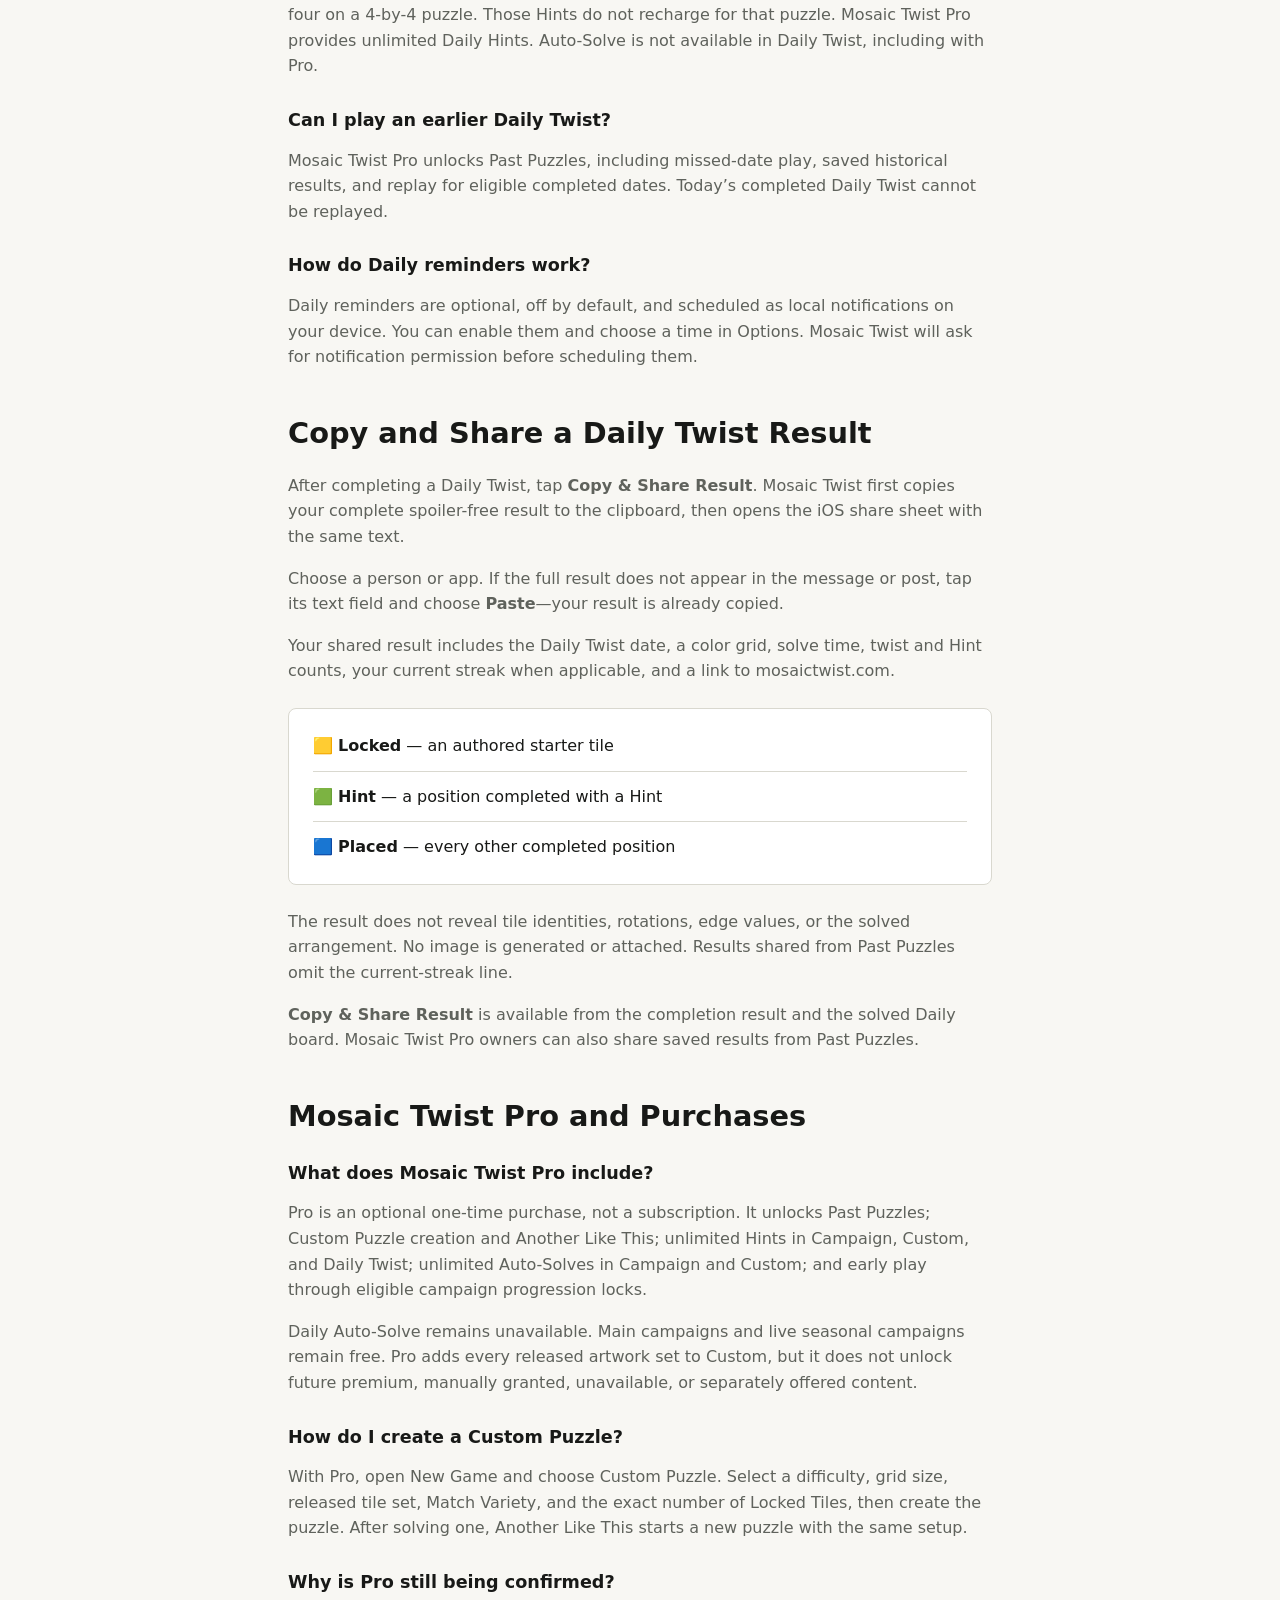
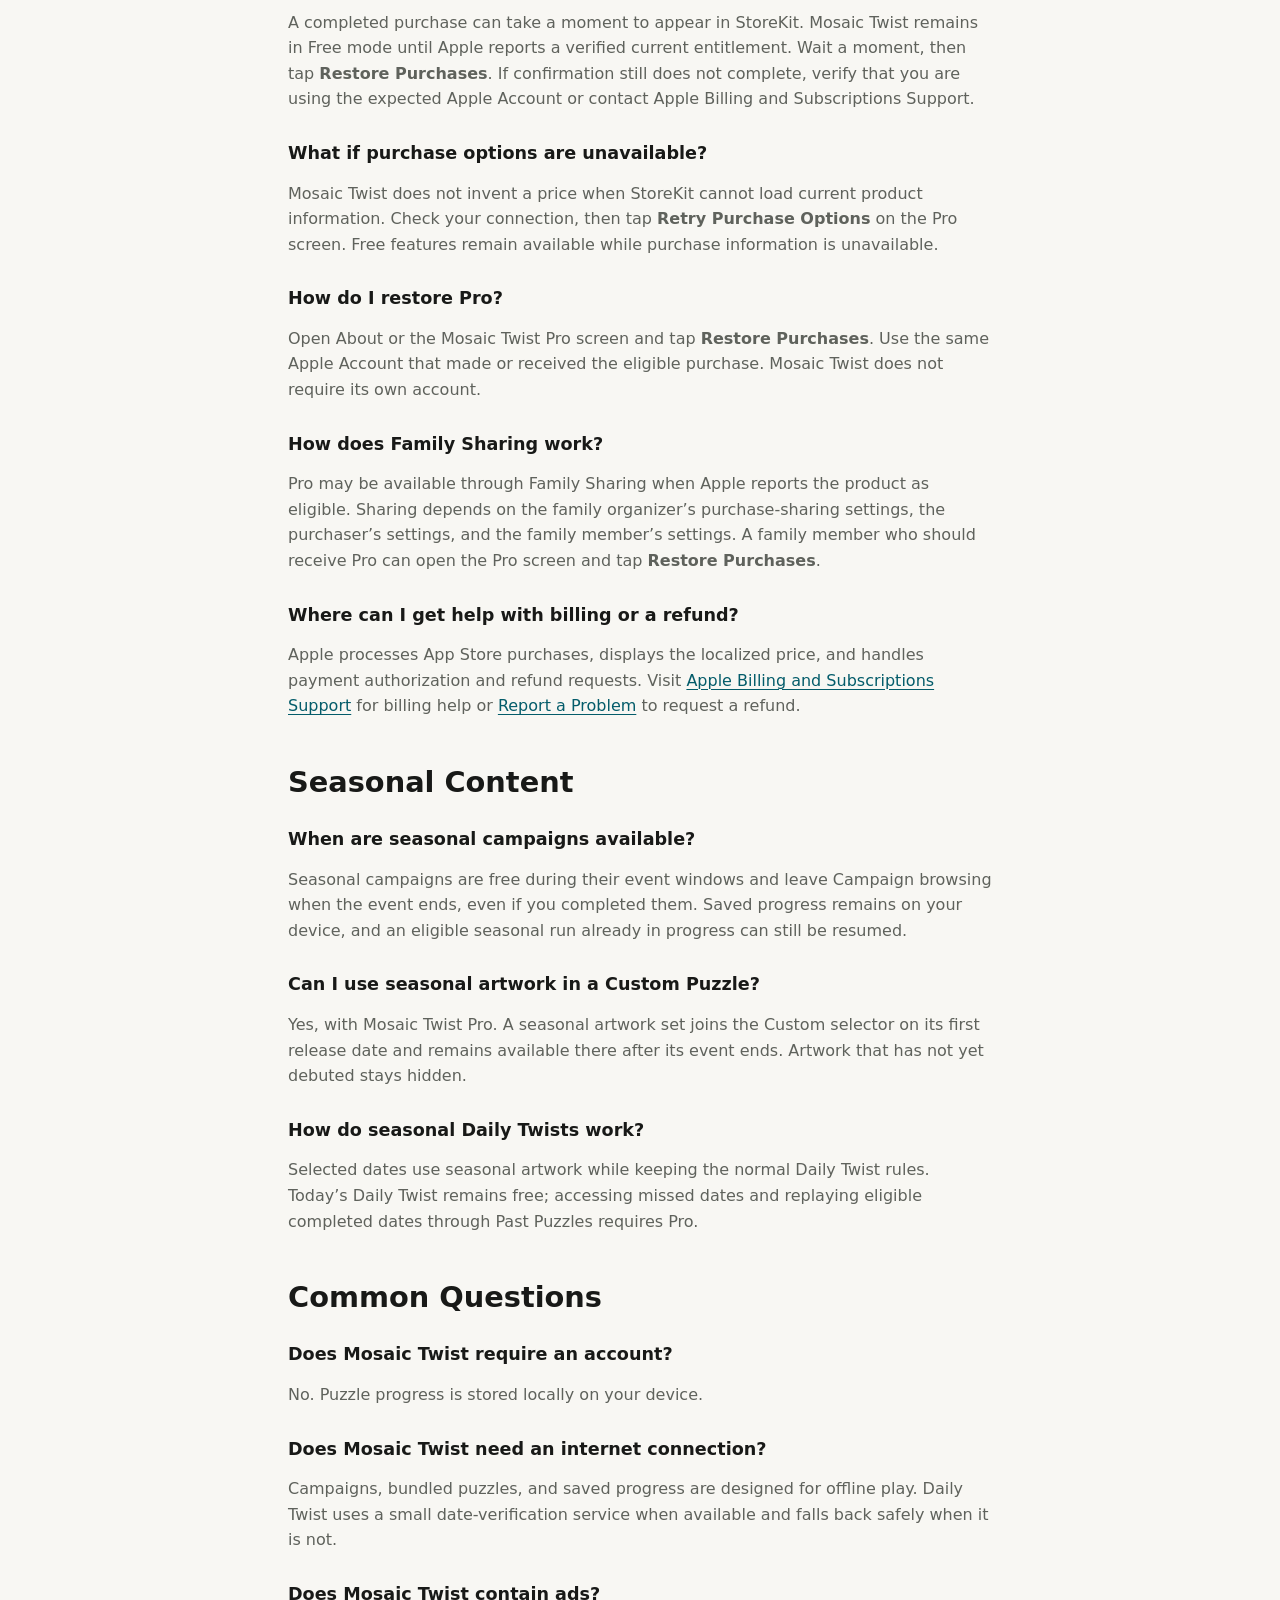
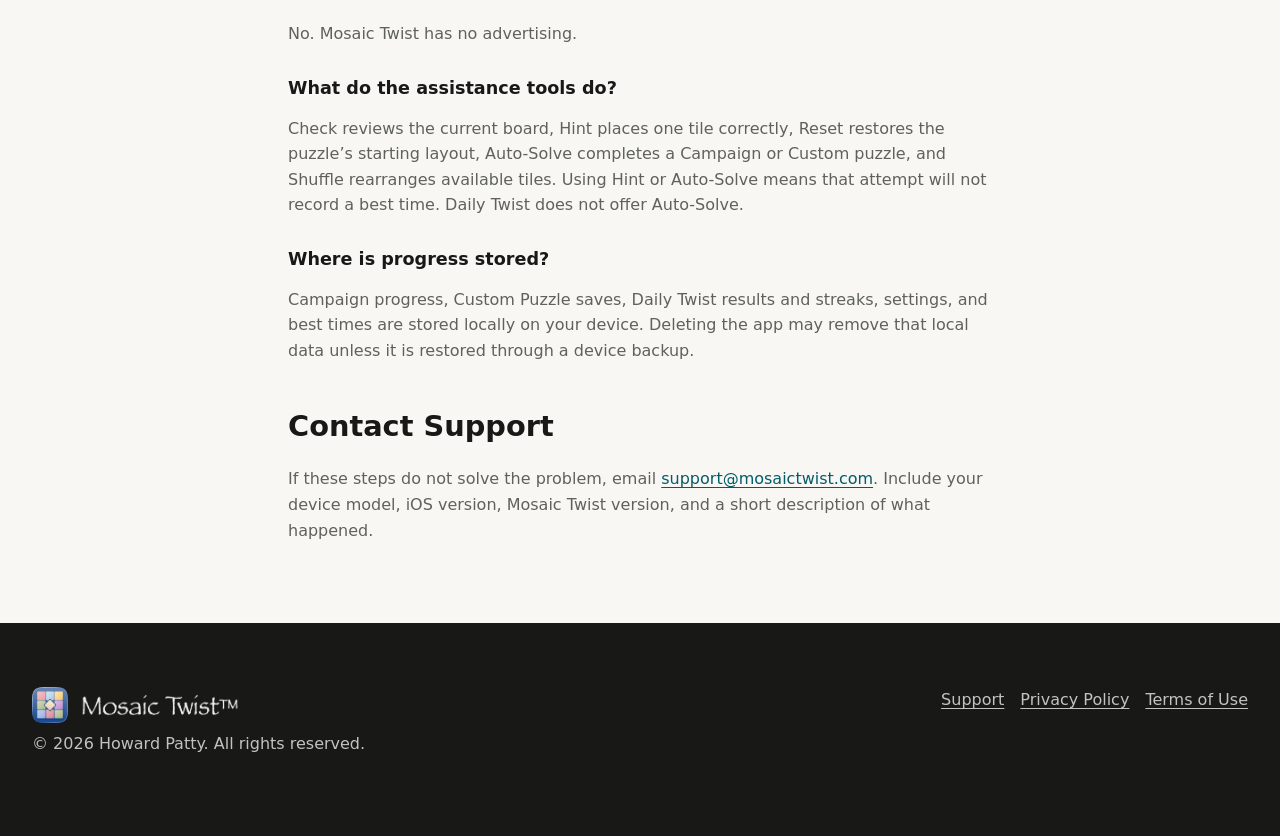
<file: support/index.html>
<!doctype html>
<html lang="en">
<head>
  <meta charset="utf-8">
  <meta name="viewport" content="width=device-width, initial-scale=1">
  <title>Mosaic Twist Support</title>
  <meta name="description" content="Get help with Mosaic Twist gameplay, Daily Twist results and sharing, seasonal content, Past Puzzles, Custom Puzzles, and Mosaic Twist Pro purchases.">
  <link rel="canonical" href="https://mosaictwist.com/support/">
  <meta property="og:type" content="website">
  <meta property="og:site_name" content="Mosaic Twist">
  <meta property="og:title" content="Mosaic Twist Support">
  <meta property="og:description" content="Help with gameplay, Daily Twist sharing, seasonal content, Custom Puzzles, and Mosaic Twist Pro.">
  <meta property="og:url" content="https://mosaictwist.com/support/">
  <meta property="og:image" content="https://mosaictwist.com/assets/images/mosaic-twist-link-preview.png">
  <meta property="og:image:type" content="image/png">
  <meta property="og:image:width" content="1200">
  <meta property="og:image:height" content="630">
  <meta property="og:image:alt" content="Mosaic Twist — Twist Tiles. Match Edges.">
  <meta name="twitter:card" content="summary_large_image">
  <meta name="twitter:title" content="Mosaic Twist Support">
  <meta name="twitter:description" content="Help with gameplay, Daily Twist sharing, seasonal content, Custom Puzzles, and Mosaic Twist Pro.">
  <meta name="twitter:image" content="https://mosaictwist.com/assets/images/mosaic-twist-link-preview.png">
  <meta name="twitter:image:alt" content="Mosaic Twist — Twist Tiles. Match Edges.">
  <meta name="theme-color" content="#f8f7f3" media="(prefers-color-scheme: light)">
  <meta name="theme-color" content="#101211" media="(prefers-color-scheme: dark)">
  <link rel="icon" href="/assets/icons/favicon-32.png" sizes="32x32" type="image/png">
  <link rel="icon" href="/assets/icons/favicon-16.png" sizes="16x16" type="image/png">
  <link rel="apple-touch-icon" href="/assets/icons/apple-touch-icon.png">
  <link rel="manifest" href="/site.webmanifest">
  <link rel="stylesheet" href="/css/variables.css">
  <link rel="stylesheet" href="/css/base.css">
  <link rel="stylesheet" href="/css/layout.css">
  <link rel="stylesheet" href="/css/components.css">
  <script type="application/ld+json">
  {
    "@context": "https://schema.org",
    "@type": "ContactPage",
    "name": "Mosaic Twist Support",
    "url": "https://mosaictwist.com/support/",
    "isPartOf": {
      "@type": "WebSite",
      "name": "Mosaic Twist",
      "url": "https://mosaictwist.com/"
    }
  }
  </script>
</head>
<body>
  <a class="skip-link" href="#main">Skip to content</a>
  <div class="site-shell">
    <header class="site-header">
      <div class="container site-header__inner">
        <a class="brand" href="/" aria-label="Mosaic Twist home">
          <img class="brand__mark" src="/assets/icons/app-icon-192.png" width="36" height="36" alt="">
          <picture class="brand__wordmark-picture" aria-hidden="true">
            <source media="(prefers-color-scheme: dark)" srcset="/assets/brand/mosaic-twist-wordmark-light.png">
            <img class="brand__wordmark" src="/assets/brand/mosaic-twist-wordmark.png" width="1426" height="198" alt="">
          </picture>
        </a>
        <button class="nav-toggle" type="button" aria-expanded="false" aria-controls="site-nav" aria-label="Toggle navigation" data-nav-toggle>
          <span class="nav-toggle__icon" aria-hidden="true"></span>
        </button>
        <nav class="site-nav" id="site-nav" aria-label="Primary" data-site-nav>
          <a href="/">Home</a>
          <a href="/about/">About</a>
          <a href="/support/" aria-current="page">Support</a>
          <a href="/privacy/">Privacy</a>
          <a href="/terms/">Terms</a>
        </nav>
      </div>
    </header>

    <main id="main">
      <section class="page-hero">
        <div class="container">
          <p class="section__eyebrow">Support</p>
          <h1>Mosaic Twist Support</h1>
          <p>Gameplay tips, troubleshooting steps, and answers to common questions.</p>
        </div>
      </section>

      <section class="content-flow">
        <div class="container container--narrow">
          <nav class="callout support-jump" aria-label="Support topics">
            <strong>Jump to</strong>
            <ul>
              <li><a href="#gameplay">Gameplay tips</a></li>
              <li><a href="#daily-twist">Daily Twist</a></li>
              <li><a href="#copy-share">Copy and share</a></li>
              <li><a href="#pro-purchases">Pro and purchases</a></li>
              <li><a href="#seasonal-content">Seasonal content</a></li>
              <li><a href="#common-questions">Common questions</a></li>
              <li><a href="#contact-support">Contact support</a></li>
            </ul>
          </nav>

          <h2 id="quick-checks">Quick Checks</h2>
          <ul>
            <li>Update Mosaic Twist to the latest available version.</li>
            <li>Close and reopen the app if a puzzle or saved game does not restore as expected.</li>
            <li>Open Options to review Appearance, Audio, Haptics, and Controls settings.</li>
          </ul>

          <h2 id="gameplay">Gameplay Tips</h2>
          <ul>
            <li>Tap a tile and then a destination to move it or swap it with another tile.</li>
            <li>Drag tiles between the tile bank and board when you want a more direct move.</li>
            <li>Select a placed tile and tap it again—or use a two-finger twist—to rotate it in 90-degree steps.</li>
            <li>Use locked starter tiles as anchors while you work out the rest of the board.</li>
            <li>Scroll the tile bank on larger puzzles to see every available tile.</li>
          </ul>

          <h2 id="daily-twist">Daily Twist</h2>
          <h3>What is Daily Twist?</h3>
          <p>Daily Twist gives everyone one shared puzzle for each calendar date. Today’s Daily Twist is free. Results, streaks, and history are stored locally on your device.</p>

          <h3>Can I play when I am offline?</h3>
          <p>Yes. Mosaic Twist briefly checks its date service when available so it can verify the current Daily Twist. The puzzles themselves are bundled with the app, and an offline fallback keeps Daily Twist playable if the service cannot be reached.</p>

          <h3>How many Daily Hints do I get?</h3>
          <p>Free players receive one Hint on a 2-by-2 Daily puzzle, three on a 3-by-3 puzzle, and four on a 4-by-4 puzzle. Those Hints do not recharge for that puzzle. Mosaic Twist Pro provides unlimited Daily Hints. Auto-Solve is not available in Daily Twist, including with Pro.</p>

          <h3>Can I play an earlier Daily Twist?</h3>
          <p>Mosaic Twist Pro unlocks Past Puzzles, including missed-date play, saved historical results, and replay for eligible completed dates. Today’s completed Daily Twist cannot be replayed.</p>

          <h3>How do Daily reminders work?</h3>
          <p>Daily reminders are optional, off by default, and scheduled as local notifications on your device. You can enable them and choose a time in Options. Mosaic Twist will ask for notification permission before scheduling them.</p>

          <h2 id="copy-share">Copy and Share a Daily Twist Result</h2>
          <p>After completing a Daily Twist, tap <strong>Copy &amp; Share Result</strong>. Mosaic Twist first copies your complete spoiler-free result to the clipboard, then opens the iOS share sheet with the same text.</p>
          <p>Choose a person or app. If the full result does not appear in the message or post, tap its text field and choose <strong>Paste</strong>—your result is already copied.</p>
          <p>Your shared result includes the Daily Twist date, a color grid, solve time, twist and Hint counts, your current streak when applicable, and a link to mosaictwist.com.</p>
          <ul class="result-legend" aria-label="Daily Twist shared-result color legend">
            <li><span aria-hidden="true">🟨</span> <strong>Locked</strong> — an authored starter tile</li>
            <li><span aria-hidden="true">🟩</span> <strong>Hint</strong> — a position completed with a Hint</li>
            <li><span aria-hidden="true">🟦</span> <strong>Placed</strong> — every other completed position</li>
          </ul>
          <p>The result does not reveal tile identities, rotations, edge values, or the solved arrangement. No image is generated or attached. Results shared from Past Puzzles omit the current-streak line.</p>
          <p><strong>Copy &amp; Share Result</strong> is available from the completion result and the solved Daily board. Mosaic Twist Pro owners can also share saved results from Past Puzzles.</p>

          <h2 id="pro-purchases">Mosaic Twist Pro and Purchases</h2>
          <h3>What does Mosaic Twist Pro include?</h3>
          <p>Pro is an optional one-time purchase, not a subscription. It unlocks Past Puzzles; Custom Puzzle creation and Another Like This; unlimited Hints in Campaign, Custom, and Daily Twist; unlimited Auto-Solves in Campaign and Custom; and early play through eligible campaign progression locks.</p>
          <p>Daily Auto-Solve remains unavailable. Main campaigns and live seasonal campaigns remain free. Pro adds every released artwork set to Custom, but it does not unlock future premium, manually granted, unavailable, or separately offered content.</p>

          <h3>How do I create a Custom Puzzle?</h3>
          <p>With Pro, open New Game and choose Custom Puzzle. Select a difficulty, grid size, released tile set, Match Variety, and the exact number of Locked Tiles, then create the puzzle. After solving one, Another Like This starts a new puzzle with the same setup.</p>

          <h3>Why is Pro still being confirmed?</h3>
          <p>A completed purchase can take a moment to appear in StoreKit. Mosaic Twist remains in Free mode until Apple reports a verified current entitlement. Wait a moment, then tap <strong>Restore Purchases</strong>. If confirmation still does not complete, verify that you are using the expected Apple Account or contact Apple Billing and Subscriptions Support.</p>

          <h3>What if purchase options are unavailable?</h3>
          <p>Mosaic Twist does not invent a price when StoreKit cannot load current product information. Check your connection, then tap <strong>Retry Purchase Options</strong> on the Pro screen. Free features remain available while purchase information is unavailable.</p>

          <h3>How do I restore Pro?</h3>
          <p>Open About or the Mosaic Twist Pro screen and tap <strong>Restore Purchases</strong>. Use the same Apple Account that made or received the eligible purchase. Mosaic Twist does not require its own account.</p>

          <h3>How does Family Sharing work?</h3>
          <p>Pro may be available through Family Sharing when Apple reports the product as eligible. Sharing depends on the family organizer’s purchase-sharing settings, the purchaser’s settings, and the family member’s settings. A family member who should receive Pro can open the Pro screen and tap <strong>Restore Purchases</strong>.</p>

          <h3>Where can I get help with billing or a refund?</h3>
          <p>Apple processes App Store purchases, displays the localized price, and handles payment authorization and refund requests. Visit <a href="https://support.apple.com/billing">Apple Billing and Subscriptions Support</a> for billing help or <a href="https://reportaproblem.apple.com/">Report a Problem</a> to request a refund.</p>

          <h2 id="seasonal-content">Seasonal Content</h2>
          <h3>When are seasonal campaigns available?</h3>
          <p>Seasonal campaigns are free during their event windows and leave Campaign browsing when the event ends, even if you completed them. Saved progress remains on your device, and an eligible seasonal run already in progress can still be resumed.</p>

          <h3>Can I use seasonal artwork in a Custom Puzzle?</h3>
          <p>Yes, with Mosaic Twist Pro. A seasonal artwork set joins the Custom selector on its first release date and remains available there after its event ends. Artwork that has not yet debuted stays hidden.</p>

          <h3>How do seasonal Daily Twists work?</h3>
          <p>Selected dates use seasonal artwork while keeping the normal Daily Twist rules. Today’s Daily Twist remains free; accessing missed dates and replaying eligible completed dates through Past Puzzles requires Pro.</p>

          <h2 id="common-questions">Common Questions</h2>
          <h3>Does Mosaic Twist require an account?</h3>
          <p>No. Puzzle progress is stored locally on your device.</p>

          <h3>Does Mosaic Twist need an internet connection?</h3>
          <p>Campaigns, bundled puzzles, and saved progress are designed for offline play. Daily Twist uses a small date-verification service when available and falls back safely when it is not.</p>

          <h3>Does Mosaic Twist contain ads?</h3>
          <p>No. Mosaic Twist has no advertising.</p>

          <h3>What do the assistance tools do?</h3>
          <p>Check reviews the current board, Hint places one tile correctly, Reset restores the puzzle’s starting layout, Auto-Solve completes a Campaign or Custom puzzle, and Shuffle rearranges available tiles. Using Hint or Auto-Solve means that attempt will not record a best time. Daily Twist does not offer Auto-Solve.</p>

          <h3>Where is progress stored?</h3>
          <p>Campaign progress, Custom Puzzle saves, Daily Twist results and streaks, settings, and best times are stored locally on your device. Deleting the app may remove that local data unless it is restored through a device backup.</p>

          <h2 id="contact-support">Contact Support</h2>
          <p>If these steps do not solve the problem, email <a href="mailto:support@mosaictwist.com">support@mosaictwist.com</a>. Include your device model, iOS version, Mosaic Twist version, and a short description of what happened.</p>
        </div>
      </section>
    </main>

    <footer class="site-footer">
      <div class="container site-footer__inner">
        <div>
          <a class="brand" href="/" aria-label="Mosaic Twist home">
            <img class="brand__mark" src="/assets/icons/app-icon-192.png" width="36" height="36" alt="">
            <img class="brand__wordmark brand__wordmark--light" src="/assets/brand/mosaic-twist-wordmark-light.png" width="1426" height="198" alt="Mosaic Twist™">
          </a>
          <p>&copy; <span data-current-year>2026</span> Howard Patty. All rights reserved.</p>
        </div>
        <nav class="site-footer__links" aria-label="Footer">
          <a href="/support/">Support</a>
          <a href="/privacy/">Privacy Policy</a>
          <a href="/terms/">Terms of Use</a>
        </nav>
      </div>
    </footer>
  </div>
  <script src="/js/site.js" defer></script>
  <!-- Cloudflare Web Analytics --><script type="module" src="https://static.cloudflareinsights.com/beacon.min.js" data-cf-beacon='{"token":"9354cd1b386b477caddaf74344cf8df6"}'></script><!-- End Cloudflare Web Analytics -->
</body>
</html>
</file>
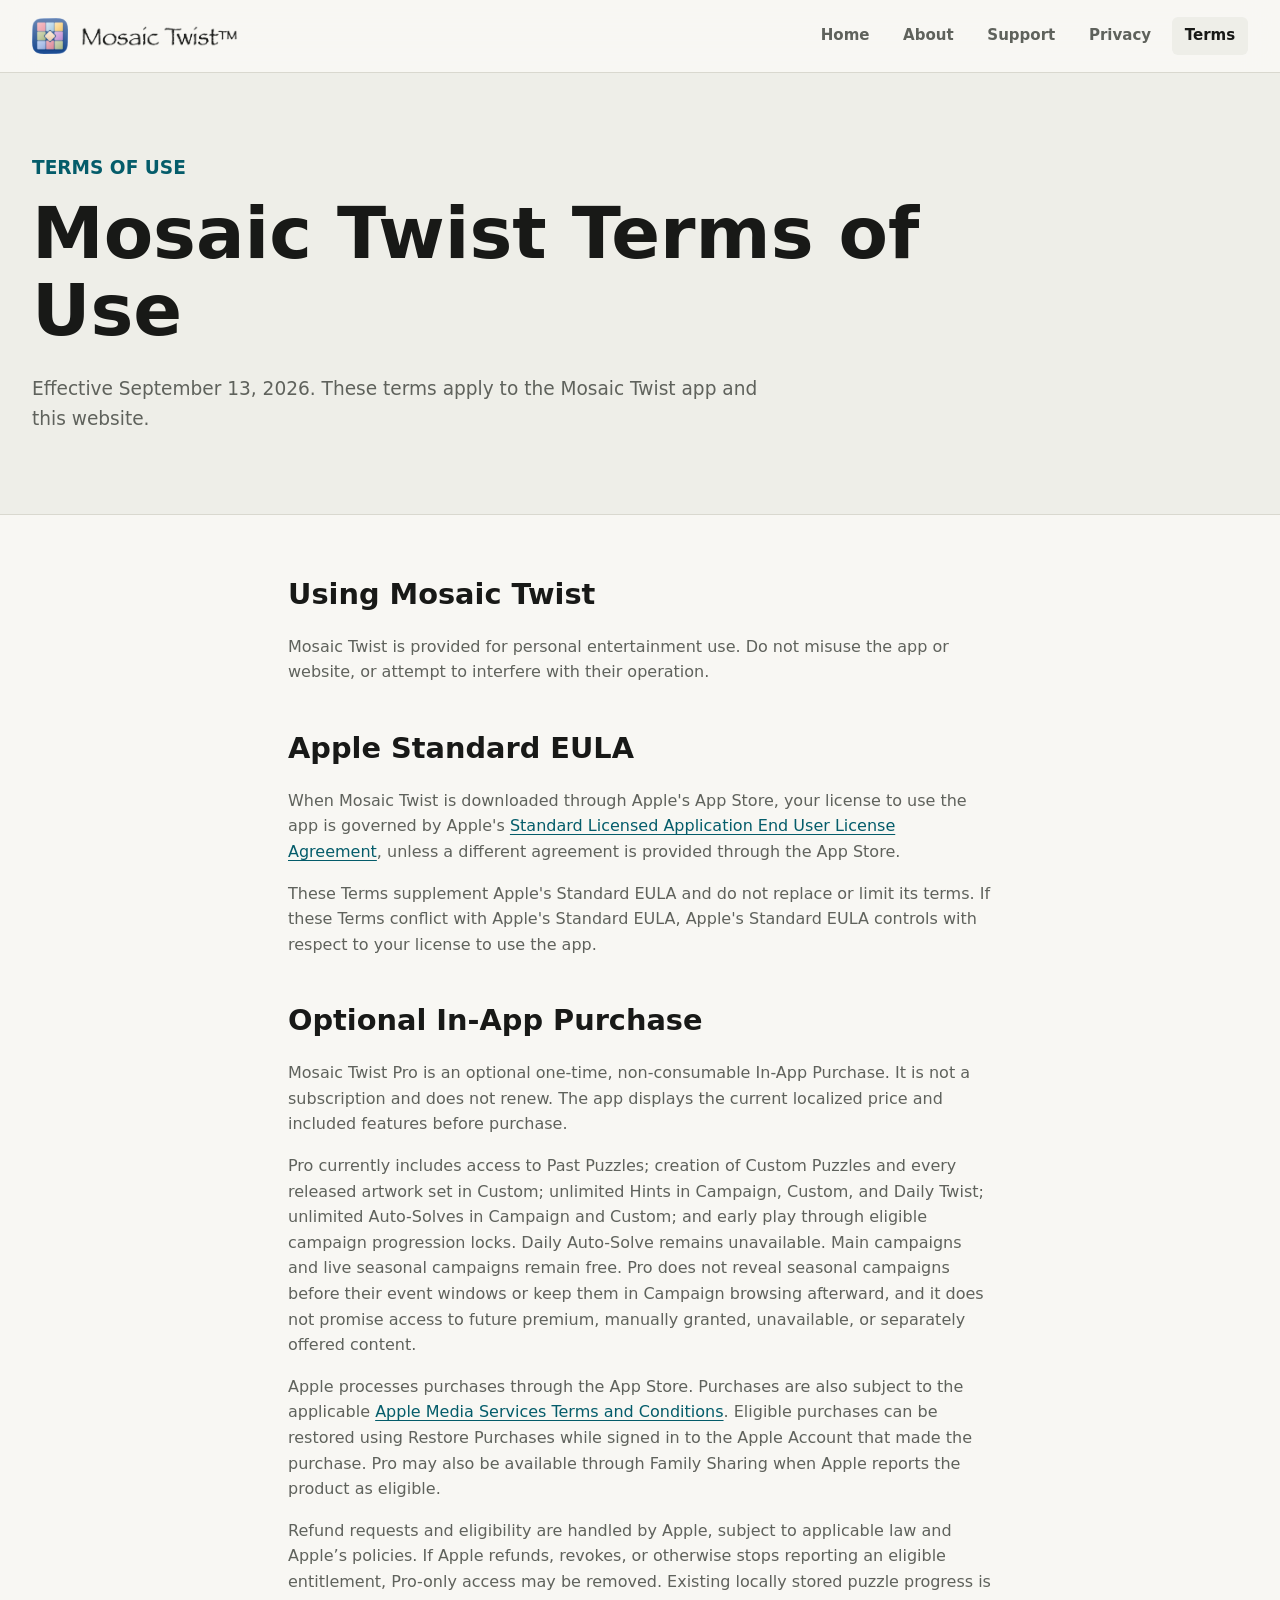
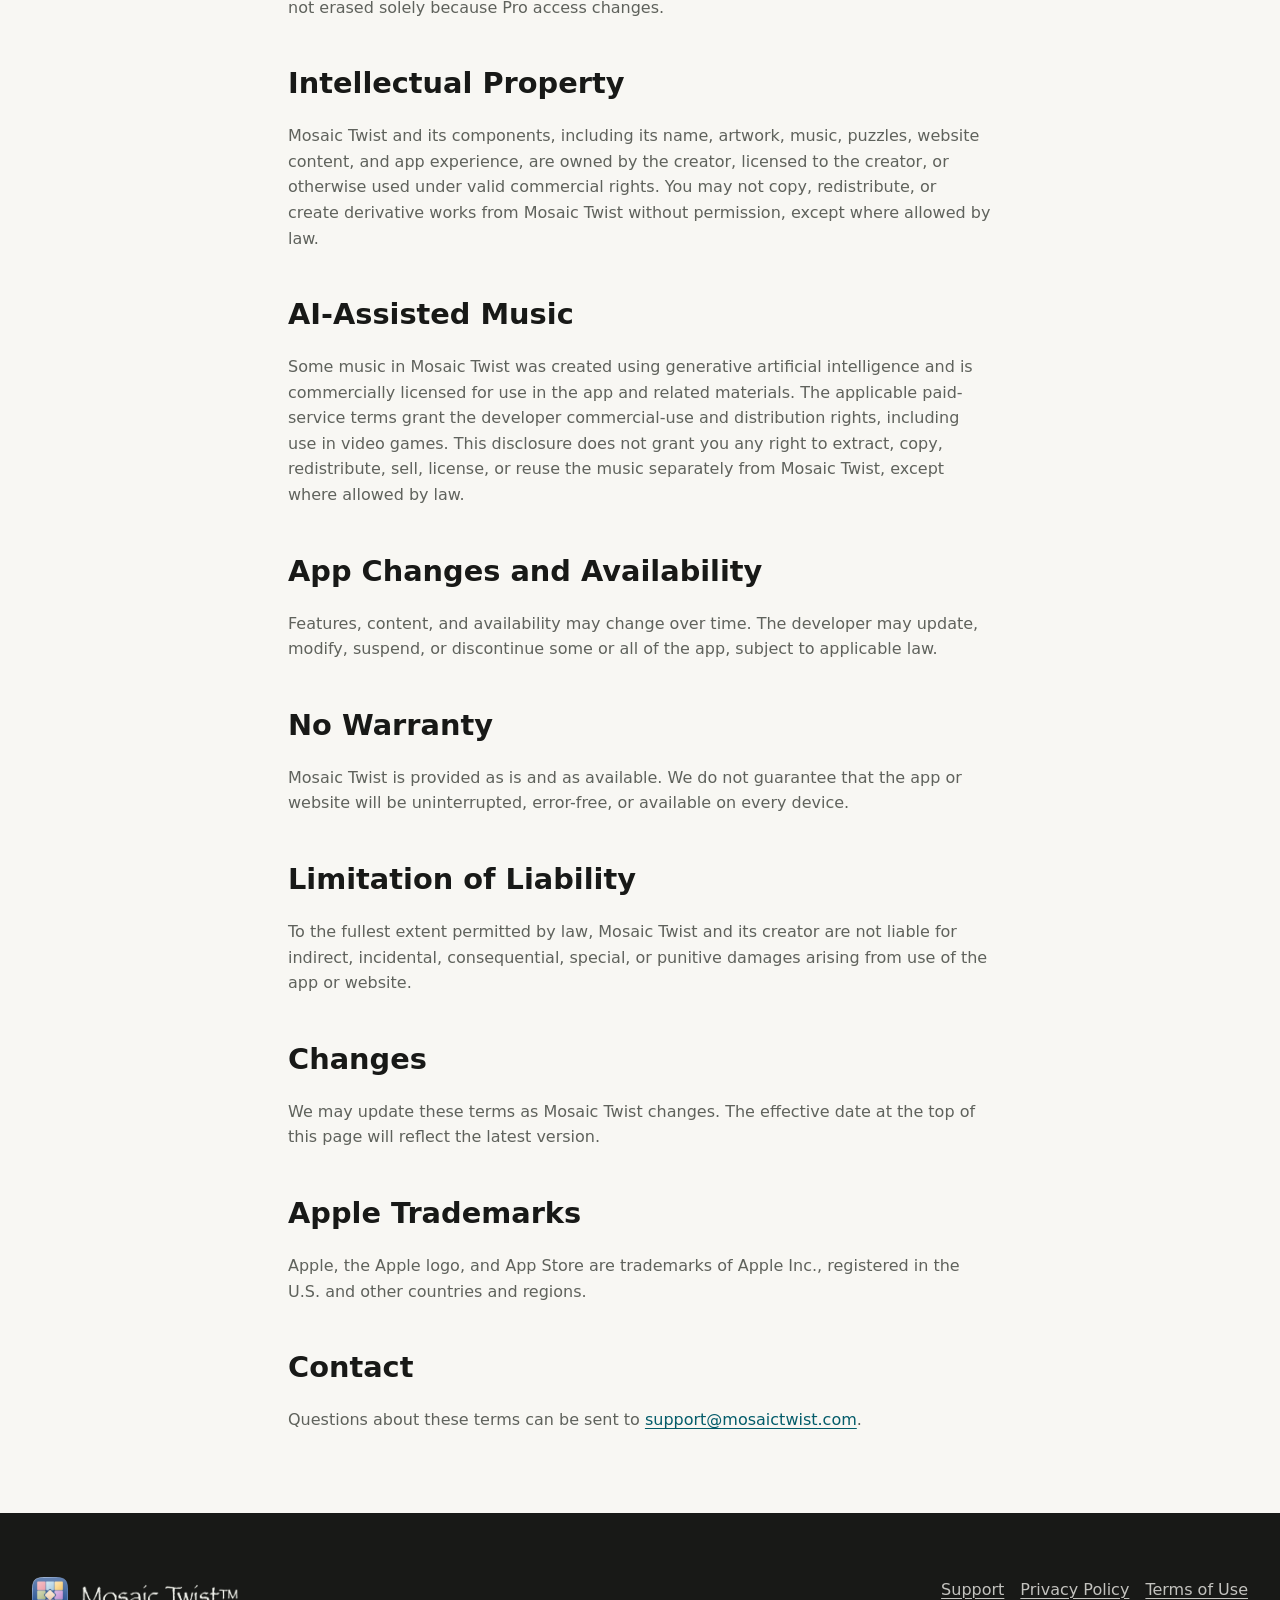
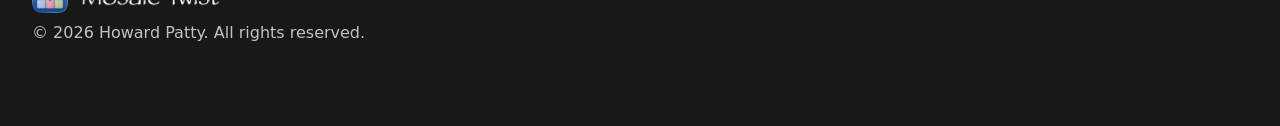
<file: terms/index.html>
<!doctype html>
<html lang="en">
<head>
  <meta charset="utf-8">
  <meta name="viewport" content="width=device-width, initial-scale=1">
  <title>Mosaic Twist Terms of Use</title>
  <meta name="description" content="Read the terms that apply to the Mosaic Twist app and website.">
  <link rel="canonical" href="https://mosaictwist.com/terms/">
  <meta property="og:type" content="website">
  <meta property="og:site_name" content="Mosaic Twist">
  <meta property="og:title" content="Mosaic Twist Terms of Use">
  <meta property="og:description" content="Read the terms that apply to the Mosaic Twist app and website.">
  <meta property="og:url" content="https://mosaictwist.com/terms/">
  <meta property="og:image" content="https://mosaictwist.com/assets/images/mosaic-twist-link-preview.png">
  <meta property="og:image:type" content="image/png">
  <meta property="og:image:width" content="1200">
  <meta property="og:image:height" content="630">
  <meta property="og:image:alt" content="Mosaic Twist — Twist Tiles. Match Edges.">
  <meta name="twitter:card" content="summary_large_image">
  <meta name="twitter:title" content="Mosaic Twist Terms of Use">
  <meta name="twitter:description" content="Read the terms that apply to the Mosaic Twist app and website.">
  <meta name="twitter:image" content="https://mosaictwist.com/assets/images/mosaic-twist-link-preview.png">
  <meta name="twitter:image:alt" content="Mosaic Twist — Twist Tiles. Match Edges.">
  <meta name="theme-color" content="#f8f7f3" media="(prefers-color-scheme: light)">
  <meta name="theme-color" content="#101211" media="(prefers-color-scheme: dark)">
  <link rel="icon" href="/assets/icons/favicon-32.png" sizes="32x32" type="image/png">
  <link rel="icon" href="/assets/icons/favicon-16.png" sizes="16x16" type="image/png">
  <link rel="apple-touch-icon" href="/assets/icons/apple-touch-icon.png">
  <link rel="manifest" href="/site.webmanifest">
  <link rel="stylesheet" href="/css/variables.css">
  <link rel="stylesheet" href="/css/base.css">
  <link rel="stylesheet" href="/css/layout.css">
  <link rel="stylesheet" href="/css/components.css">
  <script type="application/ld+json">
  {
    "@context": "https://schema.org",
    "@type": "WebPage",
    "name": "Mosaic Twist Terms of Use",
    "url": "https://mosaictwist.com/terms/",
    "dateModified": "2026-09-13",
    "isPartOf": {
      "@type": "WebSite",
      "name": "Mosaic Twist",
      "url": "https://mosaictwist.com/"
    }
  }
  </script>
</head>
<body>
  <a class="skip-link" href="#main">Skip to content</a>
  <div class="site-shell">
    <header class="site-header">
      <div class="container site-header__inner">
        <a class="brand" href="/" aria-label="Mosaic Twist home">
          <img class="brand__mark" src="/assets/icons/app-icon-192.png" width="36" height="36" alt="">
          <picture class="brand__wordmark-picture" aria-hidden="true">
            <source media="(prefers-color-scheme: dark)" srcset="/assets/brand/mosaic-twist-wordmark-light.png">
            <img class="brand__wordmark" src="/assets/brand/mosaic-twist-wordmark.png" width="1426" height="198" alt="">
          </picture>
        </a>
        <button class="nav-toggle" type="button" aria-expanded="false" aria-controls="site-nav" aria-label="Toggle navigation" data-nav-toggle>
          <span class="nav-toggle__icon" aria-hidden="true"></span>
        </button>
        <nav class="site-nav" id="site-nav" aria-label="Primary" data-site-nav>
          <a href="/">Home</a>
          <a href="/about/">About</a>
          <a href="/support/">Support</a>
          <a href="/privacy/">Privacy</a>
          <a href="/terms/" aria-current="page">Terms</a>
        </nav>
      </div>
    </header>

    <main id="main">
      <section class="page-hero">
        <div class="container">
          <p class="section__eyebrow">TERMS OF USE</p>
          <h1>Mosaic Twist Terms of Use</h1>
          <p>Effective September 13, 2026. These terms apply to the Mosaic Twist app and this website.</p>
        </div>
      </section>

      <section class="content-flow">
        <div class="container container--narrow">
          <h2>Using Mosaic Twist</h2>
          <p>Mosaic Twist is provided for personal entertainment use. Do not misuse the app or website, or attempt to interfere with their operation.</p>

          <h2>Apple Standard EULA</h2>
          <p>When Mosaic Twist is downloaded through Apple's App Store, your license to use the app is governed by Apple's <a href="https://www.apple.com/legal/internet-services/itunes/dev/stdeula/">Standard Licensed Application End User License Agreement</a>, unless a different agreement is provided through the App Store.</p>
          <p>These Terms supplement Apple's Standard EULA and do not replace or limit its terms. If these Terms conflict with Apple's Standard EULA, Apple's Standard EULA controls with respect to your license to use the app.</p>

          <h2>Optional In-App Purchase</h2>
          <p>Mosaic Twist Pro is an optional one-time, non-consumable In-App Purchase. It is not a subscription and does not renew. The app displays the current localized price and included features before purchase.</p>
          <p>Pro currently includes access to Past Puzzles; creation of Custom Puzzles and every released artwork set in Custom; unlimited Hints in Campaign, Custom, and Daily Twist; unlimited Auto-Solves in Campaign and Custom; and early play through eligible campaign progression locks. Daily Auto-Solve remains unavailable. Main campaigns and live seasonal campaigns remain free. Pro does not reveal seasonal campaigns before their event windows or keep them in Campaign browsing afterward, and it does not promise access to future premium, manually granted, unavailable, or separately offered content.</p>
          <p>Apple processes purchases through the App Store. Purchases are also subject to the applicable <a href="https://www.apple.com/legal/internet-services/itunes/">Apple Media Services Terms and Conditions</a>. Eligible purchases can be restored using Restore Purchases while signed in to the Apple Account that made the purchase. Pro may also be available through Family Sharing when Apple reports the product as eligible.</p>
          <p>Refund requests and eligibility are handled by Apple, subject to applicable law and Apple’s policies. If Apple refunds, revokes, or otherwise stops reporting an eligible entitlement, Pro-only access may be removed. Existing locally stored puzzle progress is not erased solely because Pro access changes.</p>

          <h2>Intellectual Property</h2>
          <p>Mosaic Twist and its components, including its name, artwork, music, puzzles, website content, and app experience, are owned by the creator, licensed to the creator, or otherwise used under valid commercial rights. You may not copy, redistribute, or create derivative works from Mosaic Twist without permission, except where allowed by law.</p>

          <h2>AI-Assisted Music</h2>
          <p>Some music in Mosaic Twist was created using generative artificial intelligence and is commercially licensed for use in the app and related materials. The applicable paid-service terms grant the developer commercial-use and distribution rights, including use in video games. This disclosure does not grant you any right to extract, copy, redistribute, sell, license, or reuse the music separately from Mosaic Twist, except where allowed by law.</p>

          <h2>App Changes and Availability</h2>
          <p>Features, content, and availability may change over time. The developer may update, modify, suspend, or discontinue some or all of the app, subject to applicable law.</p>

          <h2>No Warranty</h2>
          <p>Mosaic Twist is provided as is and as available. We do not guarantee that the app or website will be uninterrupted, error-free, or available on every device.</p>

          <h2>Limitation of Liability</h2>
          <p>To the fullest extent permitted by law, Mosaic Twist and its creator are not liable for indirect, incidental, consequential, special, or punitive damages arising from use of the app or website.</p>

          <h2>Changes</h2>
          <p>We may update these terms as Mosaic Twist changes. The effective date at the top of this page will reflect the latest version.</p>

          <h2>Apple Trademarks</h2>
          <p>Apple, the Apple logo, and App Store are trademarks of Apple Inc., registered in the U.S. and other countries and regions.</p>

          <h2>Contact</h2>
          <p>Questions about these terms can be sent to <a href="mailto:support@mosaictwist.com">support@mosaictwist.com</a>.</p>
        </div>
      </section>
    </main>

    <footer class="site-footer">
      <div class="container site-footer__inner">
        <div>
          <a class="brand" href="/" aria-label="Mosaic Twist home">
            <img class="brand__mark" src="/assets/icons/app-icon-192.png" width="36" height="36" alt="">
            <img class="brand__wordmark brand__wordmark--light" src="/assets/brand/mosaic-twist-wordmark-light.png" width="1426" height="198" alt="Mosaic Twist™">
          </a>
          <p>&copy; <span data-current-year>2026</span> Howard Patty. All rights reserved.</p>
        </div>
        <nav class="site-footer__links" aria-label="Footer">
          <a href="/support/">Support</a>
          <a href="/privacy/">Privacy Policy</a>
          <a href="/terms/">Terms of Use</a>
        </nav>
      </div>
    </footer>
  </div>
  <script src="/js/site.js" defer></script>
  <!-- Cloudflare Web Analytics --><script type="module" src="https://static.cloudflareinsights.com/beacon.min.js" data-cf-beacon='{"token":"9354cd1b386b477caddaf74344cf8df6"}'></script><!-- End Cloudflare Web Analytics -->
</body>
</html>
</file>
<file: css/variables.css>
:root {
  color-scheme: light dark;

  --font-sans: -apple-system, BlinkMacSystemFont, "SF Pro Text", "Segoe UI", system-ui, sans-serif;
  --font-display: -apple-system, BlinkMacSystemFont, "SF Pro Display", "Segoe UI", system-ui, sans-serif;

  --color-canvas: #f8f7f3;
  --color-surface: #ffffff;
  --color-surface-muted: #eeeee8;
  --color-text: #181917;
  --color-text-muted: #5f625c;
  --color-border: #d9d8cf;
  --color-accent: #087c8f;
  --color-accent-strong: #045c6a;
  --color-accent-soft: #d9f2f5;
  --color-gold: #f0a917;
  --color-mint: #42bfa8;
  --color-rose: #c56b8d;
  --color-purple: #8b6bb3;
  --color-focus: #0a84ff;
  --color-shadow: rgb(24 25 23 / 0.14);
  --color-hero-overlay: rgb(248 247 243 / 0.88);
  --color-hero-scrim: rgb(248 247 243 / 0.46);
  --color-hero-shade: rgb(0 0 0 / 0.2);
  --hero-wallpaper: url("/assets/images/mosaic-twist-wallpaper.jpg");
  --color-footer-bg: #181917;
  --color-footer-text: #f8f7f3;

  --space-2xs: 0.25rem;
  --space-xs: 0.5rem;
  --space-sm: 0.75rem;
  --space-md: 1rem;
  --space-lg: 1.5rem;
  --space-xl: 2rem;
  --space-2xl: 3rem;
  --space-3xl: 4rem;
  --space-4xl: 5rem;

  --radius-xs: 4px;
  --radius-sm: 6px;
  --radius-md: 8px;
  --radius-round: 999px;

  --shadow-sm: 0 1px 2px var(--color-shadow);
  --shadow-md: 0 14px 34px var(--color-shadow);

  --transition-fast: 140ms ease;
  --transition-base: 220ms ease;

  --container-sm: 44rem;
  --container-md: 64rem;
  --container-lg: 76rem;

  --header-height: 4.5rem;

  --breakpoint-sm: 40rem;
  --breakpoint-md: 56rem;
  --breakpoint-lg: 72rem;

  --z-header: 30;
  --z-overlay: 40;
}

@media (prefers-color-scheme: dark) {
  :root {
    --color-canvas: #101211;
    --color-surface: #191c1b;
    --color-surface-muted: #242825;
    --color-text: #f2f3ee;
    --color-text-muted: #b5b8b0;
    --color-border: #343933;
    --color-accent: #54c8da;
    --color-accent-strong: #9ee4ec;
    --color-accent-soft: #14343a;
    --color-gold: #ffca4c;
    --color-mint: #63d6c4;
    --color-rose: #df8fab;
    --color-purple: #b59ad2;
    --color-focus: #64d2ff;
    --color-shadow: rgb(0 0 0 / 0.34);
    --color-hero-overlay: rgb(16 18 17 / 0.62);
    --color-hero-scrim: rgb(16 18 17 / 0.18);
    --color-hero-shade: rgb(0 0 0 / 0.08);
    --hero-wallpaper: url("/assets/images/mosaic-twist-wallpaper-dark.jpg");
    --color-footer-bg: #0b0d0c;
    --color-footer-text: #f2f3ee;
  }
}
</file>
<file: css/base.css>
*,
*::before,
*::after {
  box-sizing: border-box;
}

html {
  min-width: 320px;
  scroll-behavior: smooth;
  text-size-adjust: 100%;
}

@media (prefers-reduced-motion: reduce) {
  html {
    scroll-behavior: auto;
  }

  *,
  *::before,
  *::after {
    animation-duration: 0.001ms !important;
    animation-iteration-count: 1 !important;
    scroll-behavior: auto !important;
    transition-duration: 0.001ms !important;
  }
}

body {
  margin: 0;
  background: var(--color-canvas);
  color: var(--color-text);
  font-family: var(--font-sans);
  font-size: 1rem;
  line-height: 1.6;
}

body.nav-open {
  overflow: hidden;
}

a {
  color: var(--color-accent-strong);
  text-decoration-thickness: 0.08em;
  text-underline-offset: 0.18em;
}

a:hover {
  color: var(--color-accent);
}

img,
svg {
  display: block;
  max-width: 100%;
}

button,
input,
textarea,
select {
  font: inherit;
}

button {
  cursor: pointer;
}

:focus-visible {
  outline: 3px solid var(--color-focus);
  outline-offset: 3px;
}

::selection {
  background: var(--color-accent-soft);
}

h1,
h2,
h3,
p,
figure {
  margin-block-start: 0;
}

h1,
h2,
h3 {
  color: var(--color-text);
  font-family: var(--font-display);
  font-weight: 760;
  letter-spacing: 0;
  line-height: 1.08;
}

h1 {
  font-size: clamp(3rem, 7vw, 5.8rem);
  max-width: 11ch;
}

h2 {
  font-size: clamp(2rem, 2.8rem, 3.4rem);
}

h3 {
  font-size: 1.1rem;
}

@media (max-width: 38rem) {
  h2 {
    font-size: 1.85rem;
  }
}

p {
  color: var(--color-text-muted);
  margin-block-end: var(--space-md);
}

ul,
ol {
  color: var(--color-text-muted);
  padding-inline-start: 1.25rem;
}

li + li {
  margin-block-start: var(--space-xs);
}

.skip-link {
  background: var(--color-text);
  border-radius: var(--radius-sm);
  color: var(--color-canvas);
  left: var(--space-md);
  padding: var(--space-sm) var(--space-md);
  position: fixed;
  top: var(--space-md);
  transform: translateY(-180%);
  z-index: var(--z-overlay);
}

.skip-link:focus {
  transform: translateY(0);
}

.visually-hidden {
  block-size: 1px;
  clip: rect(0 0 0 0);
  clip-path: inset(50%);
  inline-size: 1px;
  overflow: hidden;
  position: absolute;
  white-space: nowrap;
}
</file>
<file: css/layout.css>
.site-shell {
  min-height: 100vh;
}

.container {
  inline-size: min(calc(100% - 2rem), var(--container-lg));
  margin-inline: auto;
}

.container--narrow {
  inline-size: min(calc(100% - 2rem), var(--container-sm));
}

.site-header {
  background: color-mix(in srgb, var(--color-canvas) 92%, transparent);
  border-block-end: 1px solid var(--color-border);
  inset-block-start: 0;
  min-height: var(--header-height);
  position: sticky;
  z-index: var(--z-header);
}

@supports (backdrop-filter: blur(16px)) {
  .site-header {
    backdrop-filter: blur(16px);
  }
}

.site-header__inner {
  align-items: center;
  display: flex;
  gap: var(--space-lg);
  justify-content: space-between;
  min-height: var(--header-height);
}

.brand {
  align-items: center;
  color: var(--color-text);
  display: inline-flex;
  font-weight: 720;
  gap: var(--space-sm);
  text-decoration: none;
}

.brand__mark {
  block-size: 2.25rem;
  border-radius: var(--radius-md);
  inline-size: 2.25rem;
}

.brand__wordmark-picture {
  display: block;
  line-height: 0;
}

.brand__wordmark {
  height: 1.38rem;
  max-inline-size: 10rem;
  width: auto;
}

.brand__wordmark--light {
  height: 1.5rem;
}

.site-nav {
  align-items: center;
  display: flex;
  gap: var(--space-xs);
}

.site-nav a {
  border-radius: var(--radius-sm);
  color: var(--color-text-muted);
  display: inline-flex;
  font-size: 0.94rem;
  font-weight: 650;
  line-height: 1;
  padding: 0.7rem 0.8rem;
  text-decoration: none;
  transition: background-color var(--transition-fast), color var(--transition-fast);
}

.site-nav a:hover,
.site-nav a[aria-current="page"] {
  background: var(--color-surface-muted);
  color: var(--color-text);
}

.nav-toggle {
  align-items: center;
  background: var(--color-surface);
  border: 1px solid var(--color-border);
  border-radius: var(--radius-sm);
  color: var(--color-text);
  display: none;
  inline-size: 2.75rem;
  justify-content: center;
  min-height: 2.75rem;
  padding: 0;
}

.nav-toggle__icon,
.nav-toggle__icon::before,
.nav-toggle__icon::after {
  background: currentColor;
  block-size: 2px;
  border-radius: var(--radius-round);
  content: "";
  display: block;
  inline-size: 1.2rem;
  position: relative;
}

.nav-toggle__icon::before {
  position: absolute;
  transform: translateY(-0.38rem);
}

.nav-toggle__icon::after {
  position: absolute;
  transform: translateY(0.38rem);
}

.hero {
  background:
    linear-gradient(90deg, var(--color-hero-overlay), var(--color-hero-scrim)),
    linear-gradient(var(--color-hero-shade), var(--color-hero-shade)),
    var(--hero-wallpaper);
  background-position: center;
  background-size: cover;
  border-block-end: 1px solid var(--color-border);
  min-height: auto;
  overflow: hidden;
  position: relative;
}

.hero__inner {
  align-items: center;
  display: grid;
  grid-template-columns: minmax(0, 1fr);
  min-height: inherit;
  padding-block: var(--space-4xl);
  position: relative;
}

.hero__copy {
  max-width: 38rem;
  min-width: 0;
  position: relative;
  width: 100%;
  z-index: 2;
}

.hero__title {
  margin-block-end: var(--space-lg);
  max-width: 36rem;
  width: 100%;
}

.hero__wordmark {
  filter: drop-shadow(0 0.12rem 0.4rem rgb(255 255 255 / 0.5));
  height: auto;
  width: 100%;
}

@media (prefers-color-scheme: dark) {
  .hero__wordmark {
    filter: drop-shadow(0 0.16rem 0.48rem rgb(0 0 0 / 0.42));
  }
}

.hero__eyebrow {
  align-items: center;
  color: var(--color-text-muted);
  display: inline-flex;
  font-size: 0.84rem;
  font-weight: 760;
  gap: var(--space-xs);
  letter-spacing: 0;
  margin-block-end: var(--space-md);
  text-transform: uppercase;
}

.hero__eyebrow img {
  block-size: 2.2rem;
  inline-size: 2.2rem;
}

.hero__lead {
  color: var(--color-text);
  font-size: clamp(1.2rem, 1.6rem, 1.8rem);
  line-height: 1.35;
  max-width: 34rem;
}

.hero__actions,
.button-row {
  align-items: center;
  display: flex;
  flex-wrap: wrap;
  gap: var(--space-sm);
  margin-block-start: var(--space-xl);
}

.hero__proof {
  color: var(--color-text-muted);
  font-size: 0.94rem;
  font-weight: 650;
  margin-block: var(--space-sm) 0;
}

.section {
  padding-block: var(--space-4xl);
}

.section--muted {
  background: var(--color-surface-muted);
}

.section__header {
  margin-block-end: var(--space-2xl);
  max-width: 46rem;
}

.section__eyebrow {
  color: var(--color-accent-strong);
  font-size: 0.82rem;
  font-weight: 760;
  letter-spacing: 0;
  margin-block-end: var(--space-sm);
  text-transform: uppercase;
}

.section__lead {
  font-size: 1.12rem;
  max-width: 42rem;
}

.grid {
  display: grid;
  gap: var(--space-lg);
}

.grid--3 {
  grid-template-columns: repeat(auto-fit, minmax(17rem, 1fr));
}

.grid--2 {
  grid-template-columns: repeat(auto-fit, minmax(22rem, 1fr));
}

.screenshot-gallery {
  display: flex;
  flex-wrap: wrap;
  gap: var(--space-lg);
  justify-content: center;
}

.screenshot-gallery > .screenshot-frame {
  flex: 1 1 16rem;
  max-inline-size: 18rem;
}

.page-hero {
  background: var(--color-surface-muted);
  border-block-end: 1px solid var(--color-border);
  padding-block: var(--space-4xl) var(--space-3xl);
}

.page-hero h1 {
  font-size: clamp(2.5rem, 6vw, 4.5rem);
  margin-block-end: var(--space-lg);
  max-width: 18ch;
}

.page-hero p {
  font-size: 1.16rem;
  max-width: 46rem;
}

.content-flow {
  padding-block: var(--space-3xl);
}

.content-flow [id] {
  scroll-margin-block-start: calc(var(--header-height) + var(--space-md));
}

.content-flow h2 {
  font-size: 1.8rem;
  margin-block-start: var(--space-2xl);
}

.content-flow h2:first-child {
  margin-block-start: 0;
}

.content-flow h3 {
  margin-block-start: var(--space-xl);
}

.download-callout {
  align-items: center;
  background: var(--color-accent-soft);
  border: 1px solid color-mix(in srgb, var(--color-accent) 32%, var(--color-border));
  border-radius: var(--radius-md);
  display: grid;
  gap: var(--space-xl);
  grid-template-columns: minmax(0, 1fr) auto;
  margin-block-start: var(--space-3xl);
  padding: var(--space-xl);
}

.download-callout h2 {
  margin-block-start: 0;
}

.download-callout p:last-child {
  margin-block-end: 0;
}

.download-callout__note {
  font-size: 0.94rem;
  font-weight: 650;
}

.site-footer {
  background: var(--color-footer-bg);
  color: var(--color-footer-text);
  padding-block: var(--space-3xl);
}

.site-footer p,
.site-footer a {
  color: color-mix(in srgb, var(--color-footer-text) 76%, transparent);
}

.site-footer a:hover {
  color: var(--color-footer-text);
}

.site-footer__inner {
  display: grid;
  gap: var(--space-xl);
  grid-template-columns: minmax(0, 1fr) auto;
}

.site-footer__links {
  display: flex;
  flex-wrap: wrap;
  gap: var(--space-md);
}

@media (max-width: 56rem) {
  .nav-toggle {
    display: inline-flex;
  }

  .site-nav {
    background: var(--color-canvas);
    border-block-start: 1px solid var(--color-border);
    box-shadow: var(--shadow-md);
    display: none;
    flex-direction: column;
    gap: 0;
    inset: var(--header-height) 0 auto 0;
    padding: var(--space-md);
    position: fixed;
  }

  .site-nav[data-open="true"] {
    display: flex;
  }

  .site-nav a {
    inline-size: 100%;
    justify-content: center;
    padding-block: var(--space-md);
  }

  .hero {
    min-height: auto;
  }

  .hero__inner {
    grid-template-columns: 1fr;
    padding-block: var(--space-3xl);
  }

  .download-callout,
  .site-footer__inner {
    grid-template-columns: 1fr;
  }
}

@media (max-width: 38rem) {
  .container,
  .container--narrow {
    inline-size: min(calc(100% - 1.25rem), var(--container-lg));
  }

  h1 {
    font-size: clamp(2.65rem, 12vw, 3.5rem);
  }

  .grid--3,
  .grid--2 {
    grid-template-columns: 1fr;
  }

  .screenshot-gallery > .screenshot-frame {
    flex-basis: 100%;
  }

  .hero__title {
    max-width: 20rem;
  }

  .hero__inner {
    padding-block: var(--space-lg);
  }

  .section,
  .page-hero {
    padding-block: var(--space-3xl);
  }

  .hero__lead {
    font-size: 1.12rem;
    max-width: 21.5rem;
  }

  .hero__actions {
    margin-block-start: var(--space-md);
  }
}
</file>
<file: css/components.css>
.button {
  align-items: center;
  border: 1px solid transparent;
  border-radius: var(--radius-md);
  display: inline-flex;
  font-weight: 720;
  justify-content: center;
  min-height: 2.8rem;
  padding: 0.72rem 1rem;
  text-decoration: none;
  transition:
    background-color var(--transition-fast),
    border-color var(--transition-fast),
    color var(--transition-fast),
    transform var(--transition-fast);
}

.button:hover {
  transform: translateY(-1px);
}

.button--primary {
  background: var(--color-text);
  color: var(--color-canvas);
}

.button--primary:hover {
  background: var(--color-accent-strong);
  color: #ffffff;
}

.button--secondary {
  background: var(--color-surface);
  border-color: var(--color-border);
  color: var(--color-text);
}

.button--secondary:hover {
  background: var(--color-surface-muted);
  color: var(--color-text);
}

.button--disabled {
  background: color-mix(in srgb, var(--color-surface) 72%, transparent);
  border-color: var(--color-border);
  color: var(--color-text-muted);
  cursor: not-allowed;
}

.card {
  background: var(--color-surface);
  border: 1px solid var(--color-border);
  border-radius: var(--radius-md);
  box-shadow: var(--shadow-sm);
  padding: var(--space-lg);
}

.card h3 {
  margin-block-end: var(--space-sm);
}

.card p:last-child {
  margin-block-end: 0;
}

.card--feature {
  display: flex;
  flex-direction: column;
}

.card--feature h3 {
  font-size: 1.55rem;
}

.card--feature > a:last-child {
  align-self: flex-start;
  font-weight: 700;
  margin-block-start: auto;
}

.icon-token {
  align-items: center;
  background: var(--color-accent-soft);
  border-radius: var(--radius-sm);
  color: var(--color-accent-strong);
  display: inline-flex;
  font-weight: 800;
  inline-size: 2.4rem;
  justify-content: center;
  min-height: 2.4rem;
  margin-block-end: var(--space-md);
}

.callout {
  background: var(--color-accent-soft);
  border: 1px solid color-mix(in srgb, var(--color-accent) 32%, var(--color-border));
  border-radius: var(--radius-md);
  padding: var(--space-lg);
}

.callout p:last-child {
  margin-block-end: 0;
}

.support-jump {
  margin-block-end: var(--space-2xl);
}

.support-jump > strong {
  display: block;
  font-size: 1.1rem;
  margin-block-end: var(--space-md);
}

.support-jump ul {
  display: flex;
  flex-wrap: wrap;
  gap: var(--space-sm);
  list-style: none;
  margin: 0;
  padding: 0;
}

.support-jump a {
  background: var(--color-surface);
  border: 1px solid var(--color-border);
  border-radius: var(--radius-round);
  display: inline-flex;
  font-size: 0.92rem;
  font-weight: 700;
  padding: 0.55rem 0.8rem;
  text-decoration: none;
}

.support-jump a:hover {
  background: var(--color-surface-muted);
}

.app-store-badge {
  display: inline-flex;
  line-height: 0;
  padding: 10px;
  text-decoration: none;
}

.app-store-badge img {
  block-size: 40px;
  display: block;
  inline-size: auto;
}

.app-store-badge:focus-visible {
  outline: 3px solid var(--color-accent-strong);
  outline-offset: 2px;
}

.screenshot-frame {
  background: var(--color-surface);
  border: 1px solid var(--color-border);
  border-radius: var(--radius-md);
  overflow: hidden;
}

.screenshot-frame--gameplay {
  box-shadow: var(--shadow-sm);
  margin: 0;
}

.screenshot-frame img {
  aspect-ratio: 16 / 10;
  background: var(--color-surface-muted);
  display: block;
  height: auto;
  inline-size: 100%;
  object-fit: cover;
}

.screenshot-frame--gameplay img {
  aspect-ratio: 660 / 1434;
  object-fit: cover;
}

.screenshot-frame--contain img {
  object-fit: contain;
  padding: var(--space-lg);
}

.screenshot-frame figcaption {
  color: var(--color-text-muted);
  font-size: 0.92rem;
  padding: var(--space-md);
}

.legal-meta {
  color: var(--color-text-muted);
  font-size: 0.95rem;
  font-weight: 650;
}

.result-legend {
  background: var(--color-surface);
  border: 1px solid var(--color-border);
  border-radius: var(--radius-md);
  list-style: none;
  margin-block: var(--space-lg);
  padding: var(--space-lg);
}

.result-legend li {
  color: var(--color-text);
}

.result-legend li + li {
  border-block-start: 1px solid var(--color-border);
  margin-block-start: var(--space-sm);
  padding-block-start: var(--space-sm);
}

.link-list {
  list-style: none;
  margin: 0;
  padding: 0;
}

.link-list li {
  border-block-start: 1px solid var(--color-border);
  margin: 0;
}

.link-list a {
  align-items: center;
  color: var(--color-text);
  display: flex;
  justify-content: space-between;
  padding-block: var(--space-md);
  text-decoration: none;
}

.link-list a::after {
  color: var(--color-text-muted);
  content: ">";
  font-weight: 760;
}
</file>
